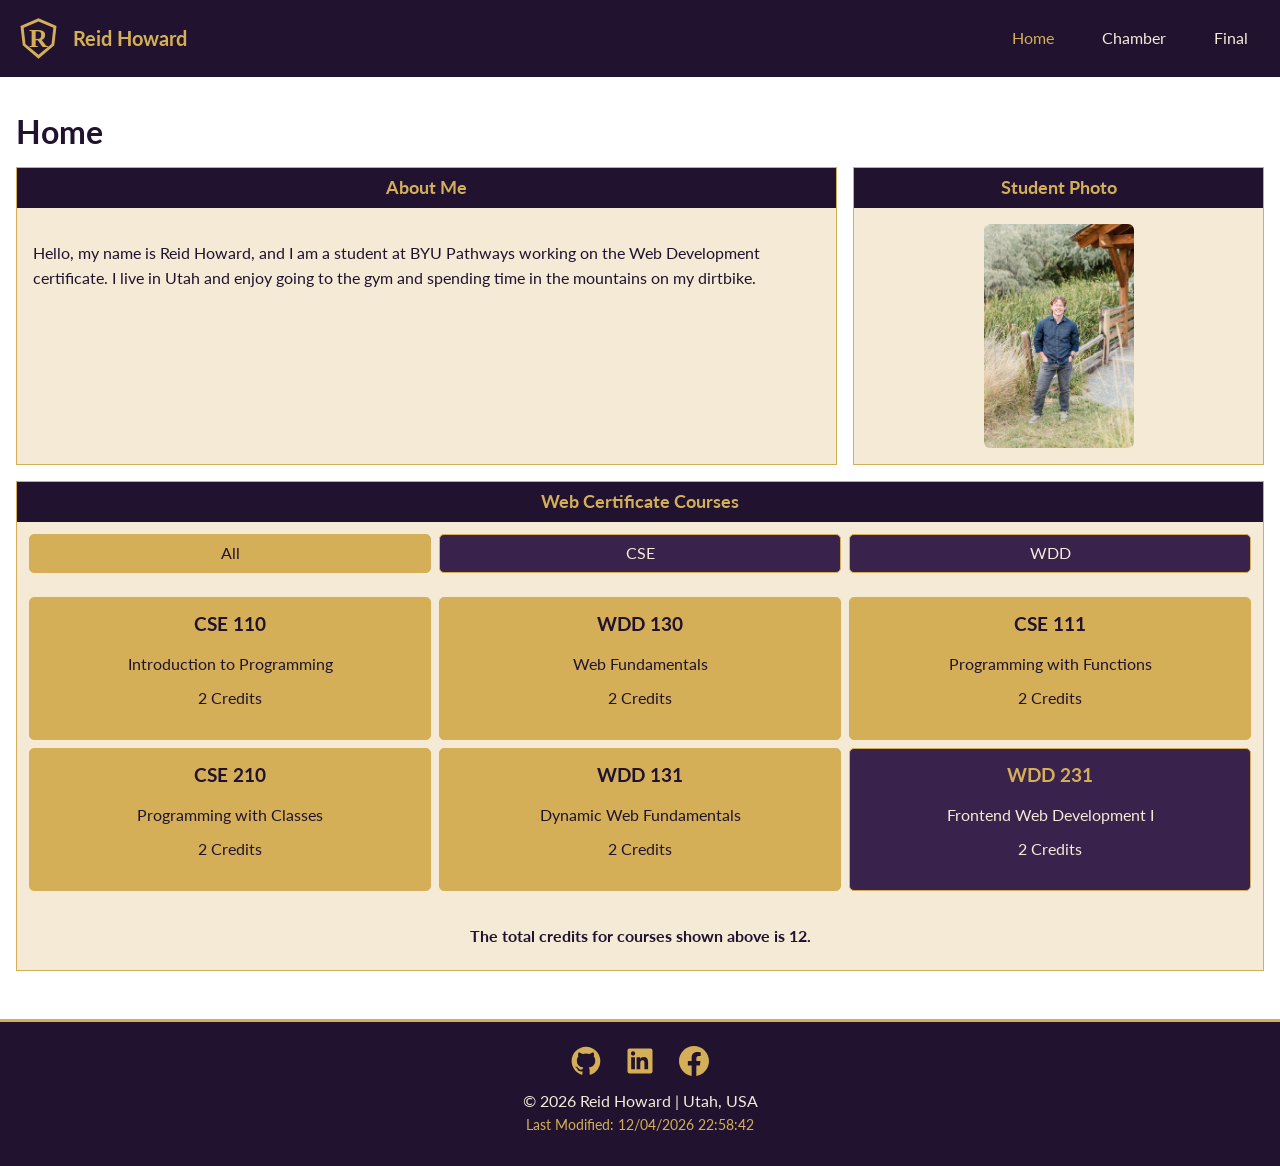
<file: index.html>
<!DOCTYPE html>
<html lang="en">
<head>
    <meta charset="UTF-8">
    <meta name="viewport" content="width=device-width, initial-scale=1.0">
    <title>WDD 231 Course Home Page</title>
    <meta name="author" content="Reid Howard">
    <meta name="description" content="This is the Index page for my github. This is week01's Course Home Page assignment.">

    <meta property="og:title" content="WDD 231 Home Page">
    <meta property="og:description" content="Discover the WDD 231 Home Page for Reid Howard and the work that he has done thus far in his BYU Pathways classes.">
    <meta property="og:image" content="https://reidah10.github.io/wdd231/images/og-image.png">
    <meta property="og:url" content="https://reidah10.github.io/wdd231/">

    <link rel="stylesheet" href="styles/normalize.css">
    <link rel="stylesheet" href="styles/base.css">
    <link rel="stylesheet" href="styles/larger.css">
    <link rel="icon" href="images/favicon.ico">

    <link rel="preconnect" href="https://fonts.googleapis.com">
    <link rel="preconnect" href="https://fonts.gstatic.com" crossorigin>
    <link href="https://fonts.googleapis.com/css2?family=Lato:ital,wght@0,100;0,300;0,400;0,700;0,900;1,100;1,300;1,400;1,700;1,900&display=swap" rel="stylesheet">

    <script src="scripts/navigation.js" defer></script>
    <script src="scripts/courses.js" defer></script>
    <script src="scripts/date.js" defer></script>
</head>
<body>
    <header>
        <div class="site-header">
            <a href="index.html" class="site-brand">
                <img src="images/logo.svg" alt="Site Logo">
                <span>Reid Howard</span>
            </a>

            <button id="menu-button" aria-label="Open Navigation" aria-expanded="false" aria-controls="nav-menu">☰</button>
        </div>

        <nav id="nav-menu" class="navigation">
            <a href="index.html" class="active" aria-current="page">Home</a>
            <a href="chamber/index.html">Chamber</a>
            <a href="final/index.html">Final</a>
        </nav>
    </header>
    <main>
        <h1>Home</h1>

        <div class="home-grid">

            <section class="about-me">
                <h2>About Me</h2>
                <p>
                    Hello, my name is Reid Howard, and I am a student at BYU Pathways working on the Web Development certificate. I live in Utah and enjoy going to the gym and spending time in the mountains on my dirtbike.
                </p>
            </section>
            <section class="student-photo">
                <h2>Student Photo</h2>
                <img src="images/profile.jpg" alt="Student portrait">
            </section>
        </div>
        <section class="certificate">
            <h2>Web Certificate Courses</h2>
            <div class="course-filters">
                <button class="active" data-filter="all">All</button>
                <button data-filter="cse">CSE</button>
                <button data-filter="wdd">WDD</button>
            </div>

            <div id="course-container" class="course-list">
                <!-- Course Cards -->
            </div>
            <p class="credit-total">
                The total credits for courses shown above is <span id="total-credits">0</span>.
            </p>
        </section>
    </main>
    <footer>
        <div class="social-links">
            <a href="https://reidah10.github.io/wdd231" target="_blank" rel="noopener noreferrer" aria-label="GitHub">
                <svg viewBox="0 0 24 24" aria-hidden="true">
                    <path fill="currentColor" d="M12 .5C5.65.5.5 5.65.5 12c0 5.08 3.29 9.39 7.86 10.91.58.11.79-.25.79-.56v-2.1c-3.2.7-3.87-1.36-3.87-1.36-.53-1.33-1.28-1.68-1.28-1.68-1.05-.72.08-.71.08-.71 1.16.08 1.77 1.19 1.77 1.19 1.03 1.77 2.7 1.26 3.36.96.1-.75.4-1.26.73-1.55-2.56-.29-5.26-1.28-5.26-5.7 0-1.26.45-2.29 1.19-3.1-.12-.29-.52-1.47.11-3.06 0 0 .97-.31 3.17 1.18a11 11 0 0 1 5.77 0c2.2-1.49 3.17-1.18 3.17-1.18.63 1.59.23 2.77.11 3.06.74.81 1.19 1.84 1.19 3.1 0 4.43-2.7 5.41-5.28 5.7.42.36.79 1.06.79 2.14v3.17c0 .31.21.68.8.56A11.5 11.5 0 0 0 23.5 12C23.5 5.65 18.35.5 12 .5Z"/>
                </svg>
            </a>

            <a href="www.linkedin.com" target="_blank" rel="noopener noreferrer" aria-label="LinkedIn">
                <svg viewBox="0 0 24 24" aria-hidden="true">
                    <path fill="currentColor" d="M20.45 2H3.55C2.69 2 2 2.68 2 3.52v16.96c0 .84.69 1.52 1.55 1.52h16.9c.86 0 1.55-.68 1.55-1.52V3.52c0-.84-.69-1.52-1.55-1.52ZM7.93 18.5H4.96V9h2.97v9.5ZM6.44 7.7a1.72 1.72 0 1 1 0-3.44 1.72 1.72 0 0 1 0 3.44Zm12.06 10.8h-2.97v-4.62c0-1.1-.02-2.51-1.53-2.51-1.53 0-1.76 1.2-1.76 2.43v4.7H9.27V9h2.85v1.3h.04c.4-.75 1.36-1.53 2.8-1.53 3 0 3.54 1.98 3.54 4.55v5.18Z"/>
                </svg>
            </a>
            <a href="www.facebook.com" target="_blank" rel="noopener noreferrer" aria-label="Facebook">
                <svg viewBox="0 0 24 24" aria-hidden="true">
                    <path fill="currentColor" d="M24 12.073C24 5.405 18.627 0 12 0S0 5.405 0 12.073C0 18.1 4.388 23.093 10.125 24v-8.437H7.078v-3.49h3.047V9.413c0-3.025 1.792-4.697 4.533-4.697 1.312 0 2.686.236 2.686.236v2.97h-1.513c-1.49 0-1.956.93-1.956 1.886v2.265h3.328l-.532 3.49h-2.796V24C19.612 23.093 24 18.1 24 12.073Z"/>
                </svg>
            </a>
        </div>
        <p>&copy; <span id="currentyear"></span> Reid Howard | Utah, USA</p>
        <p id="lastModified"></p>
    </footer>
</body>
</html>
</file>
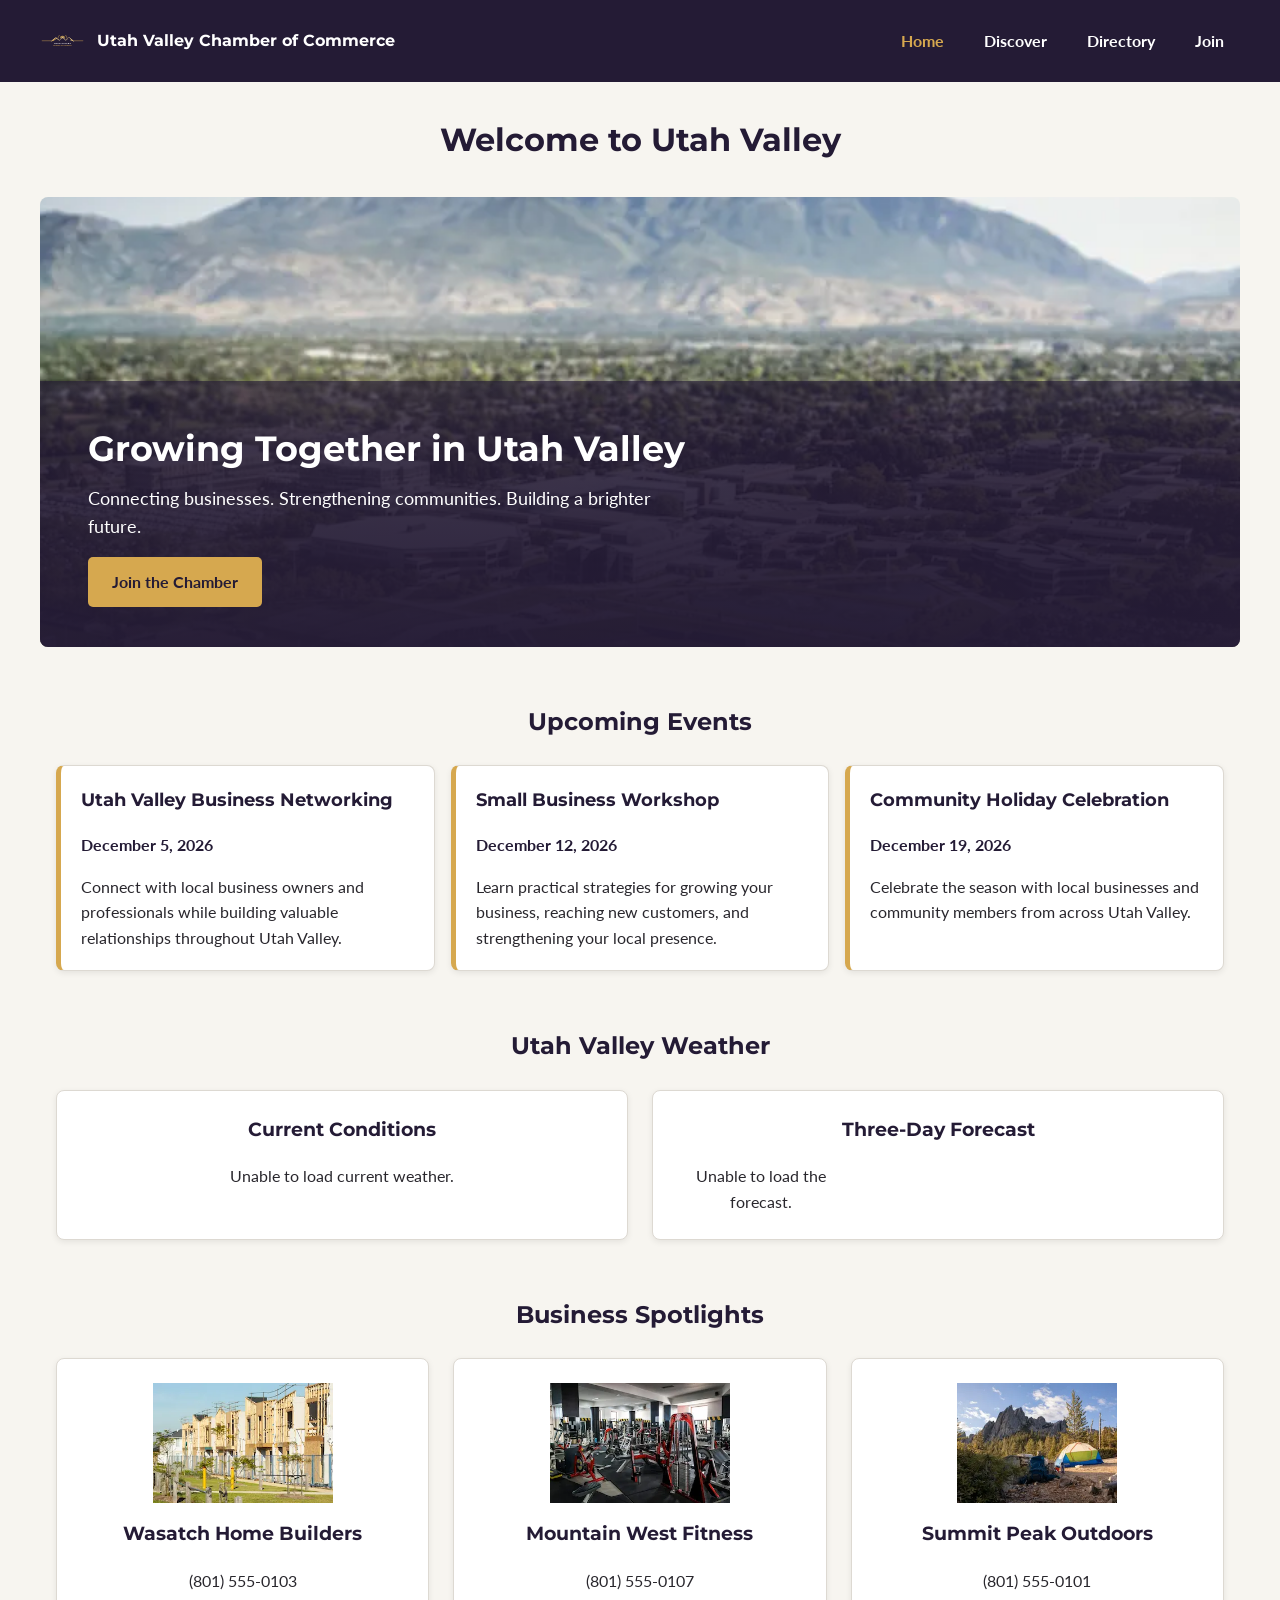
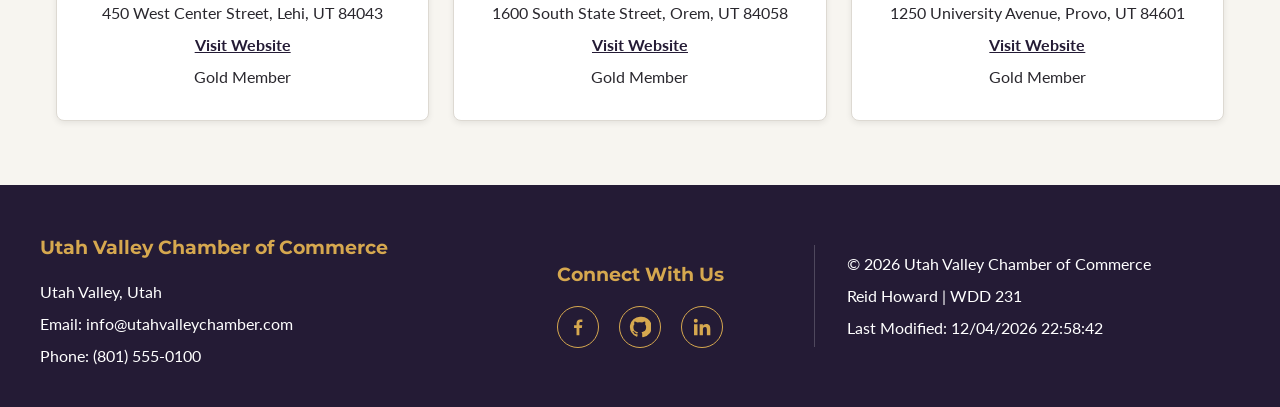
<file: chamber/index.html>
<!DOCTYPE html>
<html lang="en">
<head>
    <meta charset="UTF-8">
    <meta name="viewport" content="width=device-width, initial-scale=1.0">
    <meta name="description" content="Discover the local goings on of Utah Valley with the Utah Valley Chamber of Commerce. Find business, community events, and more.">
    <meta name="author" content="Reid Howard">
    <title>Utah Valley Chamber of Commerce Home</title>
    <meta property="og:title" content="Utah Valley Chamber of Commerce">
    <meta property="og:description" content="Get in contact with local business and communities throughout Utah Valley.">
    <meta property="og:image" content="https://reidah10.github.io/wdd231/chamber/images/og-image.png">
    <meta property="og:url" content="https://reidah10.github.io/wdd231/chamber/index.html">
    <meta property="og:type" content="website">
    <link rel="icon" href="images/favicon.ico">
    <link rel="preconnect" href="https://fonts.googleapis.com">
    <link rel="preconnect" href="https://fonts.gstatic.com" crossorigin>
    <link href="https://fonts.googleapis.com/css2?family=Lato:wght@400;700&family=Montserrat:wght@400;700&display=optional" rel="stylesheet">
    <link rel="stylesheet" href="styles/normalize.css">
    <link rel="stylesheet" href="styles/small.css">
    <link rel="stylesheet" href="styles/large.css">
    <script src="scripts/main.js" defer></script>
    <script src="scripts/home.js" defer></script>
    <script src="scripts/weather.js" defer></script>
</head>
<body>
    <header>
        <div class="header-container">
            <a href="index.html" class="logo">
                <img src="images/logo.svg" alt="Utah Valley Chamber of Commerce logo">
                <span>Utah Valley Chamber of Commerce</span>
            </a>

            <button id="menu-button" aria-label="Open navigation menu" aria-expanded="false">
                ☰
            </button>

            <nav id="navigation">
                <ul>
                    <li><a href="index.html" class="active">Home</a></li>
                    <li><a href="discover.html">Discover</a></li>
                    <li><a href="directory.html">Directory</a></li>
                    <li><a href="join.html">Join</a></li>
                </ul>
            </nav>
        </div>
    </header>
    
    <main>
        <h1>Welcome to Utah Valley</h1>

        <!-- Hero Section -->
        <section class="hero">
            <img
                src="images/utah-valley-hero.webp"
                alt="Beautiful view of Utah Valley and the Wasatch Mountains"
                width="1200"
                height="500"
                fetchpriority="high"
            >
            <div class="hero-content">
                <h2>Growing Together in Utah Valley</h2>
                <p>Connecting businesses. Strengthening communities. Building a brighter future.</p>
                <a href="join.html" class="cta-button">Join the Chamber</a>
            </div>
        </section>

        <!-- Current Events Section -->
        <section class="events-section">
            <h2>Upcoming Events</h2>

            <div class="events-container">
                <article class="event-card">
                    <h3>Utah Valley Business Networking</h3>
                    <p class="event-date">December 5, 2026</p>
                    <p>Connect with local business owners and professionals while building valuable relationships throughout Utah Valley.</p>
                </article>

                <article class="event-card">
                    <h3>Small Business Workshop</h3>
                    <p class="event-date">December 12, 2026</p>
                    <p>Learn practical strategies for growing your business, reaching new customers, and strengthening your local presence.</p>
                </article>

                <article class="event-card">
                    <h3>Community Holiday Celebration</h3>
                    <p class="event-date">December 19, 2026</p>
                    <p>Celebrate the season with local businesses and community members from across Utah Valley.</p>
                </article>
            </div>
        </section>

        <!-- Weather Section -->
        <section class="weather-section">
            <h2>Utah Valley Weather</h2>

            <div class="weather-container">
                <div class="current-weather">
                    <h3>Current Conditions</h3>
                    <div id="current-weather-info">
                        <p>Loading current weather...</p>
                    </div>
                </div>

                <div class="weather-forecast">
                    <h3>Three-Day Forecast</h3>
                    <div id="forecast-container">
                        <p>Loading forecast...</p>
                    </div>
                </div>
            </div>
        </section>

        <!-- Business Spotlights Section -->
        <section class="spotlights-section">
            <h2>Business Spotlights</h2>

            <div id="spotlights-container" class="spotlights-container">
                <p>Loading featured businesses...</p>
            </div>
        </section>
    </main>

    <footer>
        <div class="footer-container">
            <div class="footer-contact">
                <h2>Utah Valley Chamber of Commerce</h2>
                <p>Utah Valley, Utah</p>
                <p>Email: info@utahvalleychamber.com</p>
                <p>Phone: (801) 555-0100</p>
            </div>

            <div class="footer-social">
                <h2>Connect With Us</h2>

                <div class="social-icons">
                    <a href="https://www.facebook.com/" target="_blank" rel="noopener noreferrer" aria-label="Facebook">
                        <svg xmlns="http://www.w3.org/2000/svg" viewBox="0 0 24 24" aria-hidden="true">
                            <path fill="currentColor" d="M13.5 21v-8h2.7l.4-3h-3.1V8.1c0-.9.3-1.5 1.6-1.5h1.7V3.9c-.3 0-1.3-.1-2.4-.1-2.4 0-4 1.5-4 4.1V10H7.7v3h2.7v8h3.1z"/>
                        </svg>
                    </a>

                    <a href="https://github.com/" target="_blank" rel="noopener noreferrer" aria-label="GitHub">
                        <svg xmlns="http://www.w3.org/2000/svg" viewBox="0 0 24 24" aria-hidden="true">
                            <path fill="currentColor" d="M12 .9a11.1 11.1 0 0 0-3.5 21.6c.6.1.8-.3.8-.6v-2.1c-3.1.7-3.8-1.3-3.8-1.3-.5-1.2-1.2-1.5-1.2-1.5-1-.7.1-.7.1-.7 1.1.1 1.7 1.1 1.7 1.1 1 .1.8 2.1 3.1 1.6.1-.7.4-1.2.7-1.5-2.5-.3-5.1-1.2-5.1-5.5 0-1.2.4-2.2 1.1-3-.1-.3-.5-1.4.1-2.9 0 0 .9-.3 3 1.1a10.3 10.3 0 0 1 5.5 0c2.1-1.4 3-1.1 3-1.1.6 1.5.2 2.6.1 2.9.7.8 1.1 1.8 1.1 3 0 4.3-2.6 5.2-5.1 5.5.4.3.8 1 .8 2v3c0 .3.2.7.8.6A11.1 11.1 0 0 0 12 .9z"/>
                        </svg>
                    </a>

                    <a href="https://www.linkedin.com/" target="_blank" rel="noopener noreferrer" aria-label="LinkedIn">
                        <svg xmlns="http://www.w3.org/2000/svg" viewBox="0 0 24 24" aria-hidden="true">
                            <path fill="currentColor" d="M5.2 3a2.2 2.2 0 1 1 0 4.4 2.2 2.2 0 0 1 0-4.4zM3.3 9h3.8v12H3.3zM9.4 9H13v1.6h.1c.5-.9 1.7-1.9 3.5-1.9 3.8 0 4.5 2.5 4.5 5.7V21h-3.8v-5.9c0-1.4 0-3.2-2-3.2s-2.3 1.5-2.3 3.1V21H9.4z"/>
                        </svg>
                    </a>
                </div>
            </div>

            <div class="footer-info">
                <p>&copy; <span id="current-year"></span> Utah Valley Chamber of Commerce</p>
                <p>Reid Howard | WDD 231</p>
                <p>Last Modified: <span id="last-modified"></span></p>
            </div>
        </div>
    </footer>
</body>
</html>
</file>
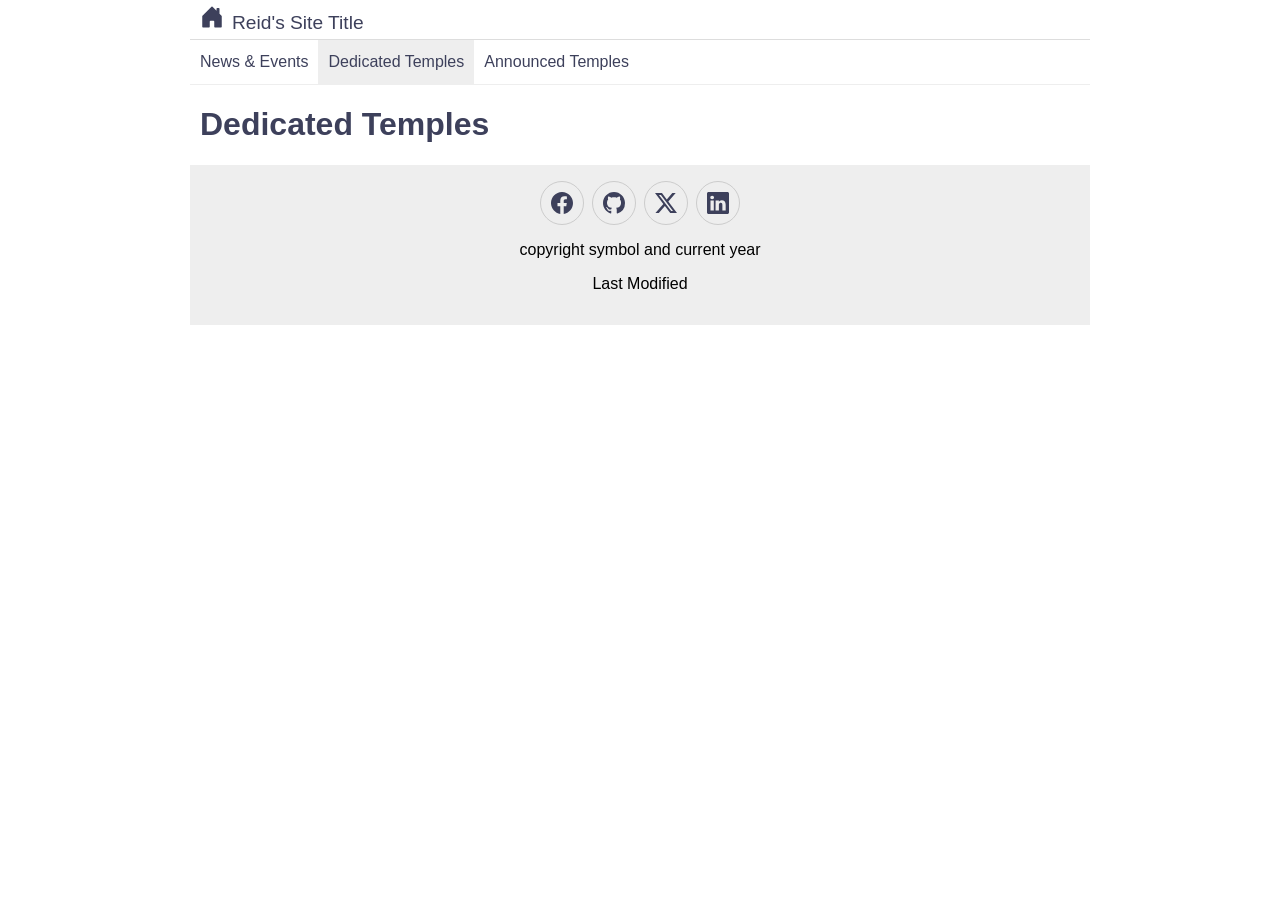
<file: week01/index.html>
<!DOCTYPE html>
<html lang="en">
<head>
    <meta charset="UTF-8">
    <meta name="viewport" content="width=device-width, initial-scale=1.0">
    <title>Document</title>

    <link rel="stylesheet" href="styles/normalize.css">
    <link rel="stylesheet" href="styles/base.css">
    <link rel="stylesheet" href="styles/larger.css">
</head>
<body>
    <header>
        <img src="images/house-door-fill.svg" alt="Site Logo" width="16" height="16">
        <span>Reid's Site Title</span>
        <button id="ham-btn" class="hamburger"></button>
    </header>
    <nav id="nav-bar" class="navigation">
        <ul>
            <li><a href="#">News & Events</a></li>
            <li class="current"><a href="#">Dedicated Temples</a></li>
            <li><a href="#">Announced Temples</a></li>
        </ul>
    </nav>
    <main>
        <h1>Dedicated Temples</h1>
    </main>
    <footer>
        <div class="social">
            <a hfref="" target="www.facebook.com"><img src="images/facebook.svg" alt="Facebook" width="16" height="16"></a>
            <a hfref="" target="www.github.com"><img src="images/github.svg" alt="" width="16" height="16"></a>
            <a hfref="" target="www.x.com"><img src="images/twitter-x.svg" alt="" width="16" height="16"></a>
            <a hfref="" target="www.linkedin.com"><img src="images/linkedin.svg" alt="" width="16" height="16"></a>
        </div>
        <p>copyright symbol and current year</p>
        <p>Last Modified</p>
    </footer>
    <script src="scripts/navigation.js"></script>
</body>
</html>
</file>
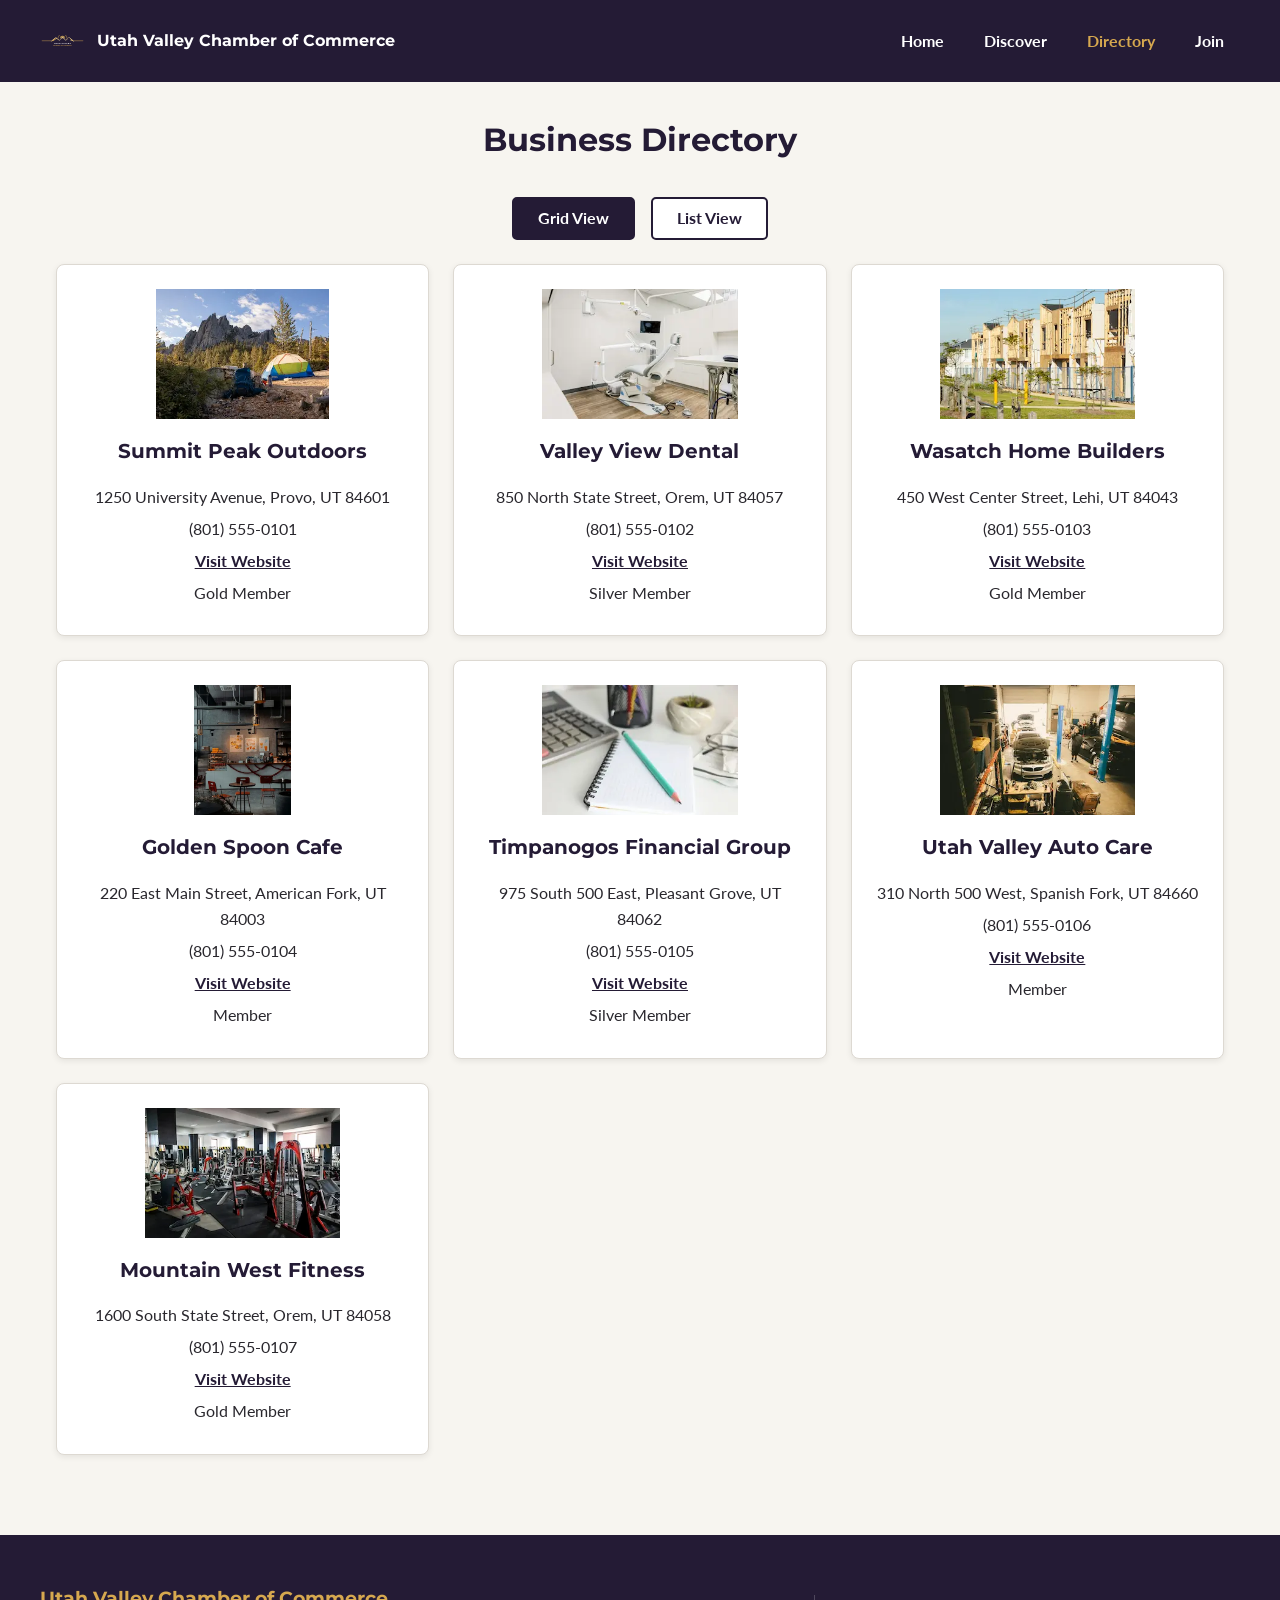
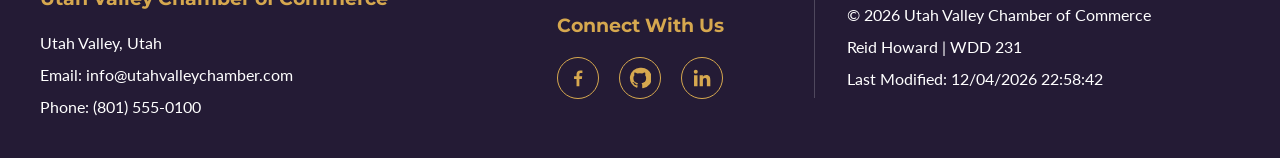
<file: chamber/directory.html>
<!DOCTYPE html>
<html lang="en">
<head>
    <meta charset="UTF-8">
    <meta name="viewport" content="width=device-width, initial-scale=1.0">
    <meta name="description" content="Discover the local goings on of Utah Valley with the Utah Valley Chamber of Commerce. Find business, community events, and more.">
    <meta name="author" content="Reid Howard">
    <title>Utah Valley Chamber of Commerce Directory</title>
    <meta property="og:title" content="Utah Valley Chamber of Commerce | Business Directory">
    <meta property="og:description" content="Get in contact with local business and communities throughout Utah Valley.">
    <meta property="og:image" content="https://reidah10.github.io/wdd231/chamber/images/og-image.png">
    <meta property="og:url" content="https://reidah10.github.io/wdd231/chamber/directory.html">
    <meta property="og:type" content="website">
    <link rel="icon" href="images/favicon.ico">
    <link rel="preconnect" href="https://fonts.googleapis.com">
    <link rel="preconnect" href="https://fonts.gstatic.com" crossorigin>
    <link href="https://fonts.googleapis.com/css2?family=Lato:wght@400;700&family=Montserrat:wght@400;700&display=optional" rel="stylesheet">
    <link rel="stylesheet" href="styles/normalize.css">
    <link rel="stylesheet" href="styles/small.css">
    <link rel="stylesheet" href="styles/large.css">
    <script src="scripts/main.js" defer></script>
</head>
<body>
    <header>
        <div class="header-container">
            <a href="index.html" class="logo">
                <img src="images/logo.svg" alt="Utah Valley Chamber of Commerce logo">
                <span>Utah Valley Chamber of Commerce</span>
            </a>

            <button id="menu-button" aria-label="Open navigation menu" aria-expanded="false">
                ☰
            </button>

            <nav id="navigation">
                <ul>
                    <li><a href="index.html">Home</a></li>
                    <li><a href="discover.html">Discover</a></li>
                    <li><a href="directory.html" class="active">Directory</a></li>
                    <li><a href="join.html">Join</a></li>
                </ul>
            </nav>
        </div>
    </header>

    <main>
        <h1>Business Directory</h1>

        <section class="directory-section">
            <div class="directory-controls">
                <button id="grid-view" class="view-button active" aria-label="Display businesses in grid view">
                    Grid View
                </button>

                <button id="list-view" class="view-button" aria-label="Display businesses in list view">
                    List View
                </button>
            </div>

            <div id="members-container" class="grid-view">
                <!-- Business listings here -->
                <div class="member-card skeleton-card" aria-hidden="true"></div>
                <div class="member-card skeleton-card" aria-hidden="true"></div>
                <div class="member-card skeleton-card" aria-hidden="true"></div>
                <div class="member-card skeleton-card" aria-hidden="true"></div>
                <div class="member-card skeleton-card" aria-hidden="true"></div>
                <div class="member-card skeleton-card" aria-hidden="true"></div>
                <div class="member-card skeleton-card" aria-hidden="true"></div>
            </div>
        </section>
    </main>

    <footer>
        <div class="footer-container">
            <div class="footer-contact">
                <h2>Utah Valley Chamber of Commerce</h2>
                <p>Utah Valley, Utah</p>
                <p>Email: info@utahvalleychamber.com</p>
                <p>Phone: (801) 555-0100</p>
            </div>

            <div class="footer-social">
                <h2>Connect With Us</h2>

                <div class="social-icons">
                    <a href="https://www.facebook.com/" target="_blank" rel="noopener noreferrer" aria-label="Facebook">
                        <svg xmlns="http://www.w3.org/2000/svg" viewBox="0 0 24 24" aria-hidden="true">
                            <path fill="currentColor" d="M13.5 21v-8h2.7l.4-3h-3.1V8.1c0-.9.3-1.5 1.6-1.5h1.7V3.9c-.3 0-1.3-.1-2.4-.1-2.4 0-4 1.5-4 4.1V10H7.7v3h2.7v8h3.1z"/>
                        </svg>
                    </a>

                    <a href="https://github.com/" target="_blank" rel="noopener noreferrer" aria-label="GitHub">
                        <svg xmlns="http://www.w3.org/2000/svg" viewBox="0 0 24 24" aria-hidden="true">
                            <path fill="currentColor" d="M12 .9a11.1 11.1 0 0 0-3.5 21.6c.6.1.8-.3.8-.6v-2.1c-3.1.7-3.8-1.3-3.8-1.3-.5-1.2-1.2-1.5-1.2-1.5-1-.7.1-.7.1-.7 1.1.1 1.7 1.1 1.7 1.1 1 .1.8 2.1 3.1 1.6.1-.7.4-1.2.7-1.5-2.5-.3-5.1-1.2-5.1-5.5 0-1.2.4-2.2 1.1-3-.1-.3-.5-1.4.1-2.9 0 0 .9-.3 3 1.1a10.3 10.3 0 0 1 5.5 0c2.1-1.4 3-1.1 3-1.1.6 1.5.2 2.6.1 2.9.7.8 1.1 1.8 1.1 3 0 4.3-2.6 5.2-5.1 5.5.4.3.8 1 .8 2v3c0 .3.2.7.8.6A11.1 11.1 0 0 0 12 .9z"/>
                        </svg>
                    </a>

                    <a href="https://www.linkedin.com/" target="_blank" rel="noopener noreferrer" aria-label="LinkedIn">
                        <svg xmlns="http://www.w3.org/2000/svg" viewBox="0 0 24 24" aria-hidden="true">
                            <path fill="currentColor" d="M5.2 3a2.2 2.2 0 1 1 0 4.4 2.2 2.2 0 0 1 0-4.4zM3.3 9h3.8v12H3.3zM9.4 9H13v1.6h.1c.5-.9 1.7-1.9 3.5-1.9 3.8 0 4.5 2.5 4.5 5.7V21h-3.8v-5.9c0-1.4 0-3.2-2-3.2s-2.3 1.5-2.3 3.1V21H9.4z"/>
                        </svg>
                    </a>
                </div>
            </div>

            <div class="footer-info">
                <p>&copy; <span id="current-year"></span> Utah Valley Chamber of Commerce</p>
                <p>Reid Howard | WDD 231</p>
                <p>Last Modified: <span id="last-modified"></span></p>
            </div>
        </div>
    </footer>
</body>
</html>
</file>
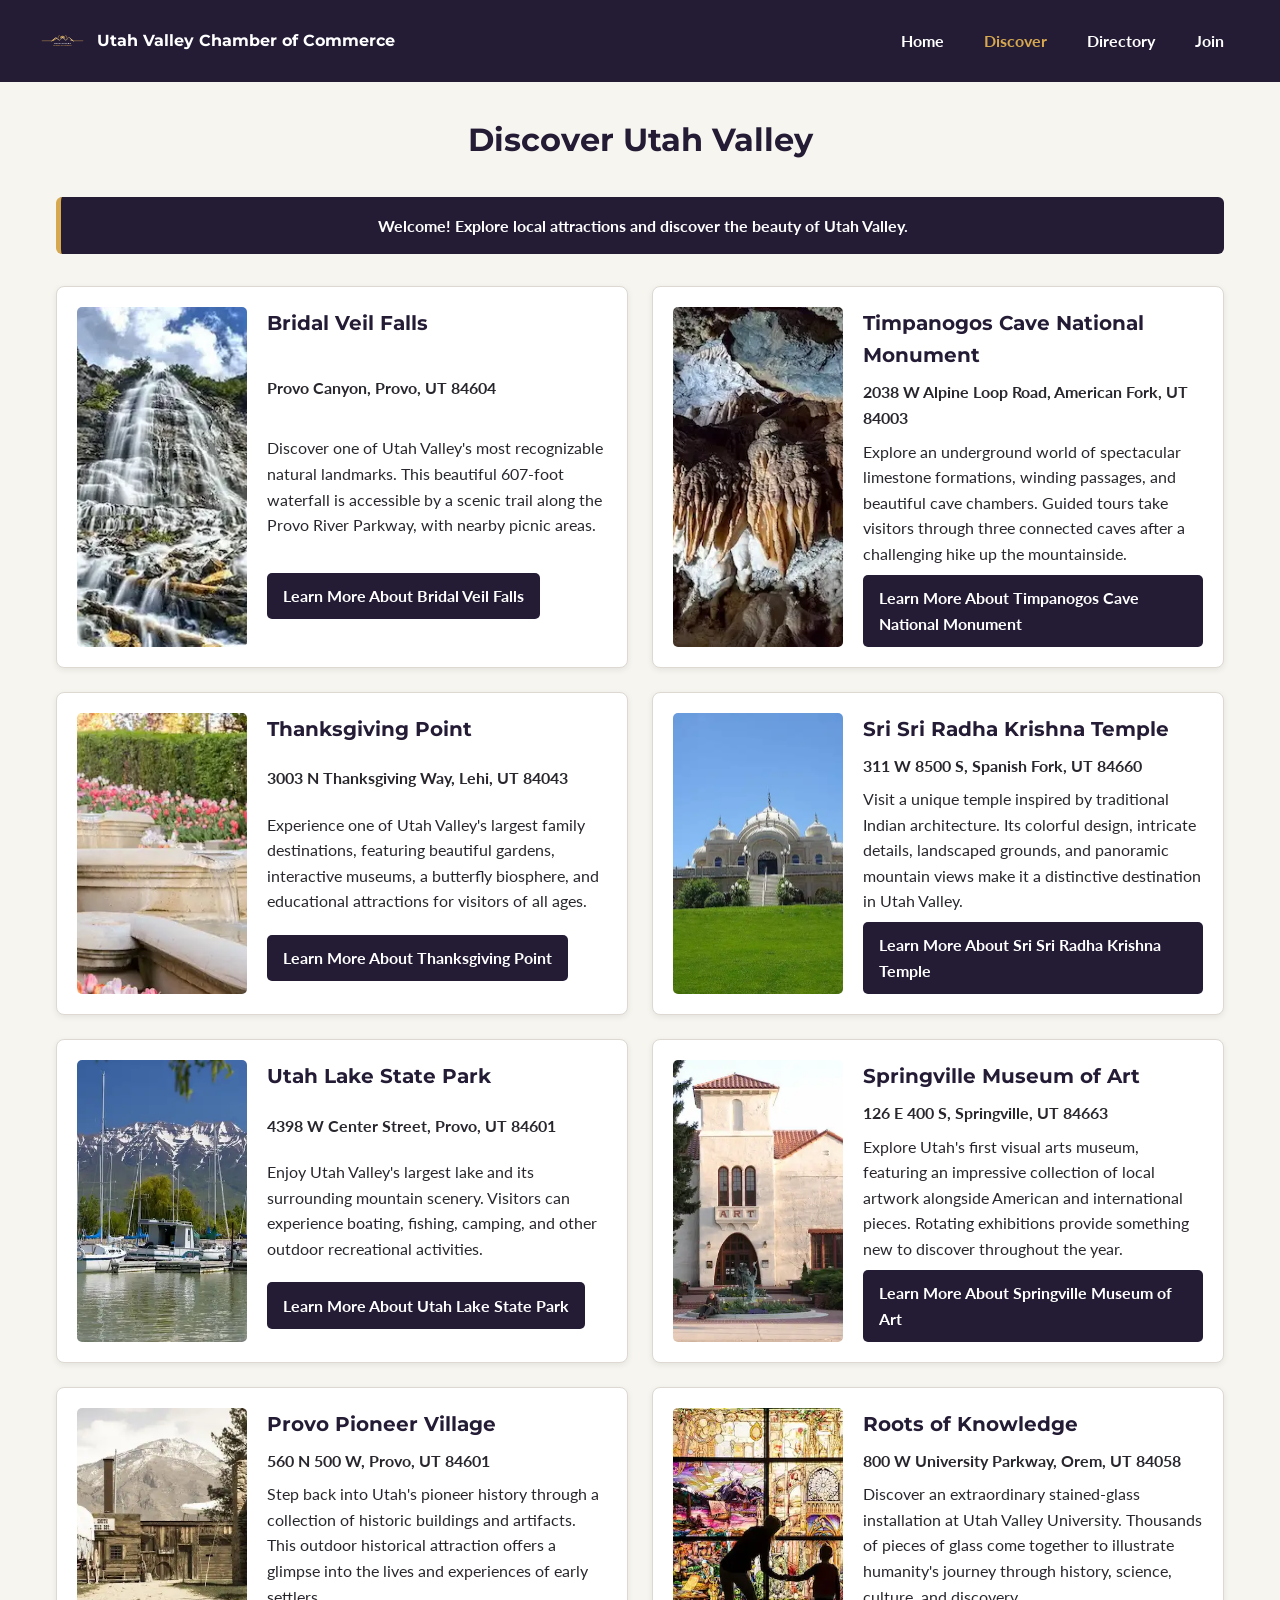
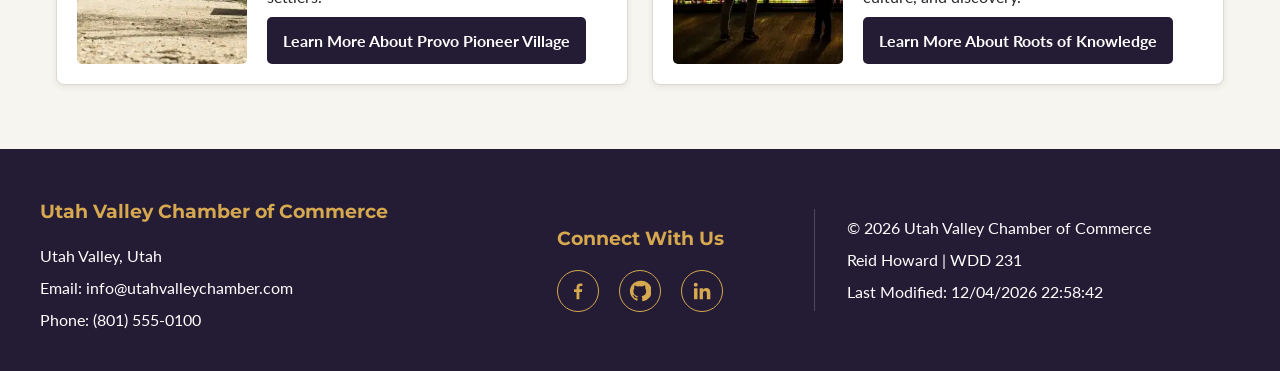
<file: chamber/discover.html>
<!DOCTYPE html>
<html lang="en">
<head>
    <meta charset="UTF-8">
    <meta name="viewport" content="width=device-width, initial-scale=1.0">
    <meta name="description" content="Discover the local goings on of Utah Valley with the Utah Valley Chamber of Commerce. Find business, community events, and more.">
    <meta name="author" content="Reid Howard">
    <title>Utah Valley Chamber of Commerce Discover</title>
    <meta property="og:title" content="Utah Valley Chamber of Commerce | Discover">
    <meta property="og:description" content="Get in contact with local business and communities throughout Utah Valley.">
    <meta property="og:image" content="https://reidah10.github.io/wdd231/chamber/images/og-image.png">
    <meta property="og:url" content="https://reidah10.github.io/wdd231/chamber/discover.html">
    <meta property="og:type" content="website">
    <link rel="icon" href="images/favicon.ico">
    <link rel="preconnect" href="https://fonts.googleapis.com">
    <link rel="preconnect" href="https://fonts.gstatic.com" crossorigin>
    <link href="https://fonts.googleapis.com/css2?family=Lato:wght@400;700&family=Montserrat:wght@400;700&display=optional" rel="stylesheet">
    <link rel="stylesheet" href="styles/normalize.css">
    <link rel="stylesheet" href="styles/small.css">
    <link rel="stylesheet" href="styles/medium.css">
    <link rel="stylesheet" href="styles/large.css">
    <script src="scripts/main.js" defer></script>
    <script src="scripts/discover.mjs" type="module"></script>
</head>
<body>
    <header>
        <div class="header-container">
            <a href="index.html" class="logo">
                <img src="images/logo.svg" alt="Utah Valley Chamber of Commerce logo">
                <span>Utah Valley Chamber of Commerce</span>
            </a>

            <button id="menu-button" aria-label="Open navigation menu" aria-expanded="false">
                ☰
            </button>

            <nav id="navigation">
                <ul>
                    <li><a href="index.html">Home</a></li>
                    <li><a href="discover.html" class="active">Discover</a></li>
                    <li><a href="directory.html">Directory</a></li>
                    <li><a href="join.html">Join</a></li>
                </ul>
            </nav>
        </div>
    </header>

    <main>
        <h1>Discover Utah Valley</h1>

        <section class="discover-section">
            <div id="visit-message" aria-live="polite"></div>

            <div id="discover-grid">
                <!-- Discover cards -->
            </div>
        </section>
    </main>

    <footer>
        <div class="footer-container">
            <div class="footer-contact">
                <h2>Utah Valley Chamber of Commerce</h2>
                <p>Utah Valley, Utah</p>
                <p>Email: info@utahvalleychamber.com</p>
                <p>Phone: (801) 555-0100</p>
            </div>

            <div class="footer-social">
                <h2>Connect With Us</h2>

                <div class="social-icons">
                    <a href="https://www.facebook.com/" target="_blank" rel="noopener noreferrer" aria-label="Facebook">
                        <svg xmlns="http://www.w3.org/2000/svg" viewBox="0 0 24 24" aria-hidden="true">
                            <path fill="currentColor" d="M13.5 21v-8h2.7l.4-3h-3.1V8.1c0-.9.3-1.5 1.6-1.5h1.7V3.9c-.3 0-1.3-.1-2.4-.1-2.4 0-4 1.5-4 4.1V10H7.7v3h2.7v8h3.1z"/>
                        </svg>
                    </a>

                    <a href="https://github.com/" target="_blank" rel="noopener noreferrer" aria-label="GitHub">
                        <svg xmlns="http://www.w3.org/2000/svg" viewBox="0 0 24 24" aria-hidden="true">
                            <path fill="currentColor" d="M12 .9a11.1 11.1 0 0 0-3.5 21.6c.6.1.8-.3.8-.6v-2.1c-3.1.7-3.8-1.3-3.8-1.3-.5-1.2-1.2-1.5-1.2-1.5-1-.7.1-.7.1-.7 1.1.1 1.7 1.1 1.7 1.1 1 .1.8 2.1 3.1 1.6.1-.7.4-1.2.7-1.5-2.5-.3-5.1-1.2-5.1-5.5 0-1.2.4-2.2 1.1-3-.1-.3-.5-1.4.1-2.9 0 0 .9-.3 3 1.1a10.3 10.3 0 0 1 5.5 0c2.1-1.4 3-1.1 3-1.1.6 1.5.2 2.6.1 2.9.7.8 1.1 1.8 1.1 3 0 4.3-2.6 5.2-5.1 5.5.4.3.8 1 .8 2v3c0 .3.2.7.8.6A11.1 11.1 0 0 0 12 .9z"/>
                        </svg>
                    </a>

                    <a href="https://www.linkedin.com/" target="_blank" rel="noopener noreferrer" aria-label="LinkedIn">
                        <svg xmlns="http://www.w3.org/2000/svg" viewBox="0 0 24 24" aria-hidden="true">
                            <path fill="currentColor" d="M5.2 3a2.2 2.2 0 1 1 0 4.4 2.2 2.2 0 0 1 0-4.4zM3.3 9h3.8v12H3.3zM9.4 9H13v1.6h.1c.5-.9 1.7-1.9 3.5-1.9 3.8 0 4.5 2.5 4.5 5.7V21h-3.8v-5.9c0-1.4 0-3.2-2-3.2s-2.3 1.5-2.3 3.1V21H9.4z"/>
                        </svg>
                    </a>
                </div>
            </div>

            <div class="footer-info">
                <p>&copy; <span id="current-year"></span> Utah Valley Chamber of Commerce</p>
                <p>Reid Howard | WDD 231</p>
                <p>Last Modified: <span id="last-modified"></span></p>
            </div>
        </div>
    </footer>
</body>
</html>
</file>
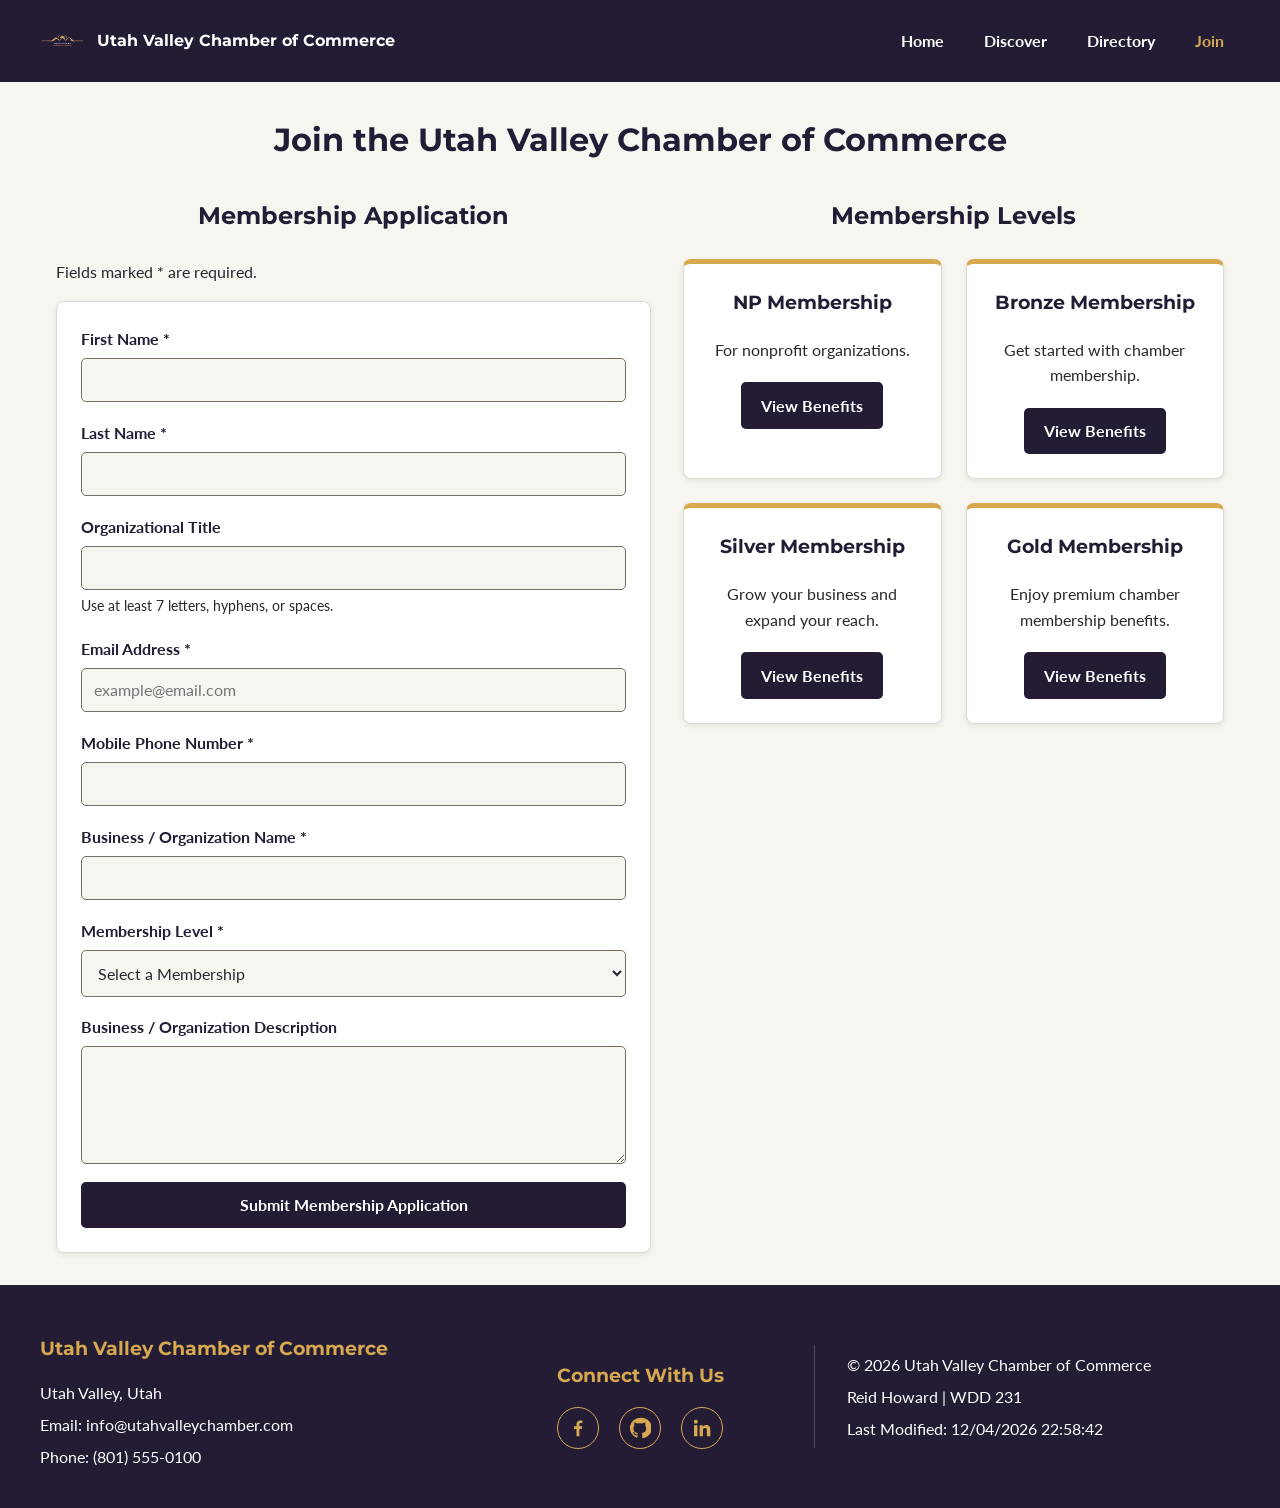
<file: chamber/join.html>
<!DOCTYPE html>
<html lang="en">
<head>
    <meta charset="UTF-8">
    <meta name="viewport" content="width=device-width, initial-scale=1.0">
    <meta name="description" content="Want to become a member of the Utah Valley Chamber of Commerce? Fill out our membership application form!">
    <meta name="author" content="Reid Howard">
    <title>Utah Valley Chamber of Commerce Join Page</title>
    <meta property="og:title" content="Utah Valley Chamber of Commerce | Join the Chamber">
    <meta property="og:description" content="Explore membership levels and apply to join the Utah Valley Chamber of Commerce.">
    <meta property="og:image" content="https://reidah10.github.io/wdd231/chamber/images/og-image.png">
    <meta property="og:url" content="https://reidah10.github.io/wdd231/chamber/join.html">
    <meta property="og:type" content="website">
    <link rel="icon" href="images/favicon.ico">
    <link rel="preconnect" href="https://fonts.googleapis.com">
    <link rel="preconnect" href="https://fonts.gstatic.com" crossorigin>
    <link href="https://fonts.googleapis.com/css2?family=Lato:wght@400;700&family=Montserrat:wght@400;700&display=optional" rel="stylesheet">
    <link rel="stylesheet" href="styles/normalize.css">
    <link rel="stylesheet" href="styles/small.css">
    <link rel="stylesheet" href="styles/large.css">
    <script src="scripts/main.js" defer></script>
</head>
<body>
    <header>
        <div class="header-container">
            <a href="index.html" class="logo">
                <img src="images/logo.svg" alt="Utah Valley Chamber of Commerce logo">
                <span>Utah Valley Chamber of Commerce</span>
            </a>

            <button id="menu-button" aria-label="Open navigation menu" aria-expanded="false">
                ☰
            </button>

            <nav id="navigation">
                <ul>
                    <li><a href="index.html">Home</a></li>
                    <li><a href="discover.html">Discover</a></li>
                    <li><a href="directory.html">Directory</a></li>
                    <li><a href="join.html" class="active">Join</a></li>
                </ul>
            </nav>
        </div>
    </header>

    <main>
        <h1>Join the Utah Valley Chamber of Commerce</h1>

        <div class="join-container">

            <section class="form-section">
                <h2>Membership Application</h2>
                    <p class="form-note">Fields marked * are required.</p>
                <form method="get" action="thankyou.html">
                
                    <label for="first-name">
                        First Name *
                        <input
                            type="text"
                            id="first-name"
                            name="first-name"
                            title="Enter your first name"
                            autocomplete="given-name"
                            required
                        >
                    </label>
                
                    <label for="last-name">
                        Last Name *
                        <input
                            type="text"
                            id="last-name"
                            name="last-name"
                            title="Enter your last name"
                            autocomplete="family-name"
                            required
                        >
                    </label>
                
                    <label for="organization-title">
                        Organizational Title
                        <input
                            type="text"
                            id="organization-title"
                            name="organization-title"
                            title="Enter your title within your organization. Use at least seven letters, hyphens, or spaces."
                            autocomplete="organization-title"
                            pattern="[A-Za-z \-]{7,}"
                        >
                        <small class="field-hint">
                            Use at least 7 letters, hyphens, or spaces.
                        </small>
                    </label>
                
                    <label for="email">
                        Email Address *
                        <input
                            type="email"
                            id="email"
                            name="email"
                            title="Enter your email address"
                            autocomplete="email"
                            placeholder="example@email.com"
                            required
                        >
                    </label>
                
                    <label for="phone">
                        Mobile Phone Number *
                        <input
                            type="tel"
                            id="phone"
                            name="phone"
                            title="Enter your mobile phone number"
                            autocomplete="tel"
                            required
                        >
                    </label>
                
                    <label for="organization">
                        Business / Organization Name *
                        <input
                            type="text"
                            id="organization"
                            name="organization"
                            title="Enter your business or organization name"
                            autocomplete="organization"
                            required
                        >
                    </label>
                
                    <label for="membership">
                        Membership Level *
                        <select
                            id="membership"
                            name="membership"
                            title="Select your desired membership level"
                            required
                        >
                            <option value="" disabled selected>Select a Membership</option>
                            <option value="np">NP Membership</option>
                            <option value="bronze">Bronze Membership</option>
                            <option value="silver">Silver Membership</option>
                            <option value="gold">Gold Membership</option>
                        </select>
                    </label>
                
                    <label for="description">
                        Business / Organization Description
                        <textarea
                            id="description"
                            name="description"
                            title="Describe your business or organization"
                            rows="5"
                        ></textarea>
                    </label>
                
                    <input
                        type="hidden"
                        id="timestamp"
                        name="timestamp"
                    >
                    <input type="submit" value="Submit Membership Application">               
                </form>
            </section>

            <section class="membership-section">
                <h2>Membership Levels</h2>

                <div class="membership-cards">
                
                    <article class="membership-card">
                        <h3>NP Membership</h3>
                        <p>For nonprofit organizations.</p>
                        <a href="#np-modal" class="membership-link" data-modal="np-modal">View Benefits</a>
                    </article>
                
                    <article class="membership-card">
                        <h3>Bronze Membership</h3>
                        <p>Get started with chamber membership.</p>
                        <a href="#bronze-modal" class="membership-link" data-modal="bronze-modal">View Benefits</a>
                    </article>
                
                    <article class="membership-card">
                        <h3>Silver Membership</h3>
                        <p>Grow your business and expand your reach.</p>
                        <a href="#silver-modal" class="membership-link" data-modal="silver-modal">View Benefits</a>
                    </article>
                
                    <article class="membership-card">
                        <h3>Gold Membership</h3>
                        <p>Enjoy premium chamber membership benefits.</p>
                        <a href="#gold-modal" class="membership-link" data-modal="gold-modal">View Benefits</a>
                    </article>
                
                </div>

                <dialog id="np-modal">
                    <h2>NP Membership Benefits</h2>
                    <ul>
                        <li>Free membership for nonprofit organizations.</li>
                        <li>Access to chamber networking events.</li>
                        <li>Community event participation.</li>
                        <li>Access to business resources and training.</li>
                    </ul>
                    <button type="button" class="close-modal">Close</button>
                </dialog>

                <dialog id="bronze-modal">
                    <h2>Bronze Membership Benefits</h2>
                    <ul>
                        <li>All standard chamber networking opportunities.</li>
                        <li>Access to business training workshops.</li>
                        <li>Discounts on selected chamber events.</li>
                        <li>Business directory listing.</li>
                    </ul>
                    <button type="button" class="close-modal">Close</button>
                </dialog>

                <dialog id="silver-modal">
                    <h2>Silver Membership Benefits</h2>
                    <ul>
                        <li>All Bronze membership benefits.</li>
                        <li>Additional event discounts.</li>
                        <li>Business spotlight opportunities.</li>
                        <li>Priority access to selected networking events.</li>
                    </ul>
                    <button type="button" class="close-modal">Close</button>
                </dialog>

                <dialog id="gold-modal">
                    <h2>Gold Membership Benefits</h2>
                    <ul>
                        <li>All Silver membership benefits.</li>
                        <li>Premium business advertising opportunities.</li>
                        <li>Homepage business spotlight placement.</li>
                        <li>Exclusive networking opportunities.</li>
                        <li>Priority sponsorship opportunities.</li>
                    </ul>
                    <button type="button" class="close-modal">Close</button>
                </dialog>
            </section>
        </div>
    </main>

    <footer>
        <div class="footer-container">
            <div class="footer-contact">
                <h2>Utah Valley Chamber of Commerce</h2>
                <p>Utah Valley, Utah</p>
                <p>Email: info@utahvalleychamber.com</p>
                <p>Phone: (801) 555-0100</p>
            </div>

            <div class="footer-social">
                <h2>Connect With Us</h2>

                <div class="social-icons">
                    <a href="https://www.facebook.com/" target="_blank" rel="noopener noreferrer" aria-label="Facebook">
                        <svg xmlns="http://www.w3.org/2000/svg" viewBox="0 0 24 24" aria-hidden="true">
                            <path fill="currentColor" d="M13.5 21v-8h2.7l.4-3h-3.1V8.1c0-.9.3-1.5 1.6-1.5h1.7V3.9c-.3 0-1.3-.1-2.4-.1-2.4 0-4 1.5-4 4.1V10H7.7v3h2.7v8h3.1z"/>
                        </svg>
                    </a>

                    <a href="https://github.com/" target="_blank" rel="noopener noreferrer" aria-label="GitHub">
                        <svg xmlns="http://www.w3.org/2000/svg" viewBox="0 0 24 24" aria-hidden="true">
                            <path fill="currentColor" d="M12 .9a11.1 11.1 0 0 0-3.5 21.6c.6.1.8-.3.8-.6v-2.1c-3.1.7-3.8-1.3-3.8-1.3-.5-1.2-1.2-1.5-1.2-1.5-1-.7.1-.7.1-.7 1.1.1 1.7 1.1 1.7 1.1 1 .1.8 2.1 3.1 1.6.1-.7.4-1.2.7-1.5-2.5-.3-5.1-1.2-5.1-5.5 0-1.2.4-2.2 1.1-3-.1-.3-.5-1.4.1-2.9 0 0 .9-.3 3 1.1a10.3 10.3 0 0 1 5.5 0c2.1-1.4 3-1.1 3-1.1.6 1.5.2 2.6.1 2.9.7.8 1.1 1.8 1.1 3 0 4.3-2.6 5.2-5.1 5.5.4.3.8 1 .8 2v3c0 .3.2.7.8.6A11.1 11.1 0 0 0 12 .9z"/>
                        </svg>
                    </a>

                    <a href="https://www.linkedin.com/" target="_blank" rel="noopener noreferrer" aria-label="LinkedIn">
                        <svg xmlns="http://www.w3.org/2000/svg" viewBox="0 0 24 24" aria-hidden="true">
                            <path fill="currentColor" d="M5.2 3a2.2 2.2 0 1 1 0 4.4 2.2 2.2 0 0 1 0-4.4zM3.3 9h3.8v12H3.3zM9.4 9H13v1.6h.1c.5-.9 1.7-1.9 3.5-1.9 3.8 0 4.5 2.5 4.5 5.7V21h-3.8v-5.9c0-1.4 0-3.2-2-3.2s-2.3 1.5-2.3 3.1V21H9.4z"/>
                        </svg>
                    </a>
                </div>
            </div>

            <div class="footer-info">
                <p>&copy; <span id="current-year"></span> Utah Valley Chamber of Commerce</p>
                <p>Reid Howard | WDD 231</p>
                <p>Last Modified: <span id="last-modified"></span></p>
            </div>
        </div>
    </footer>
</body>
</html>
</file>
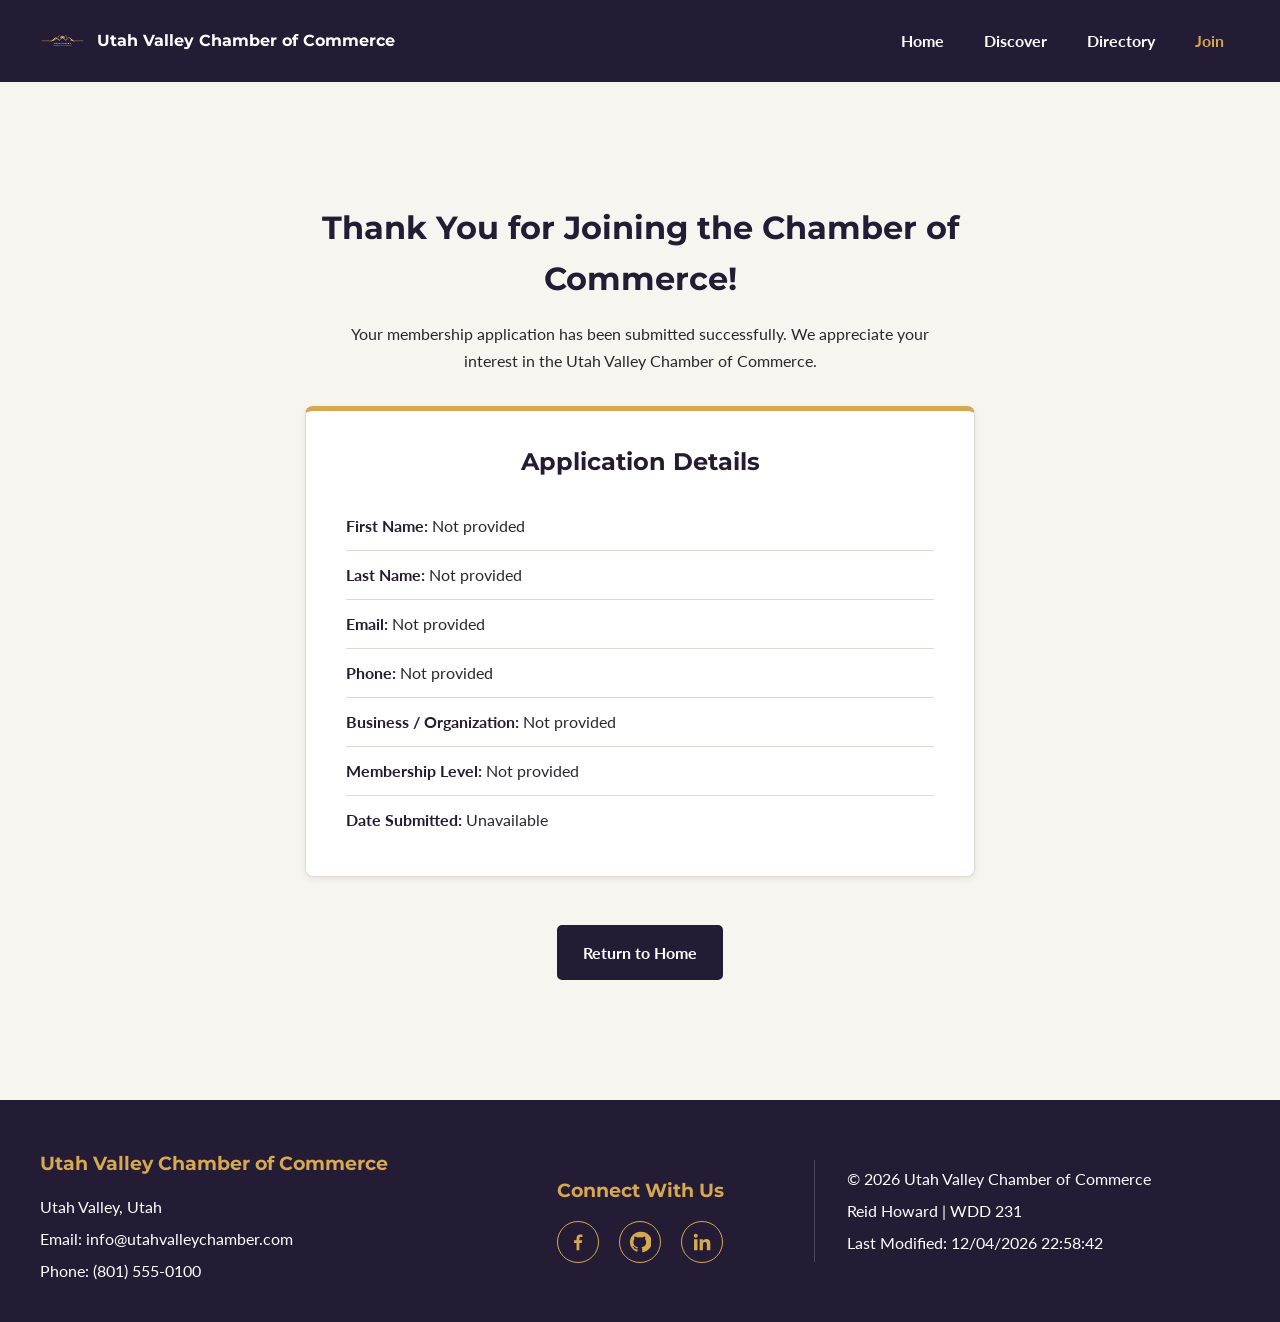
<file: chamber/thankyou.html>
<!DOCTYPE html>
<html lang="en">
<head>
    <meta charset="UTF-8">
    <meta name="viewport" content="width=device-width, initial-scale=1.0">
    <meta name="description" content="Thank you for submitting your membership application to the Utah Valley Chamber of Commerce.">
    <meta name="author" content="Reid Howard">
    <title>Utah Valley Chamber of Commerce Sign Up Thank You</title>
    <meta property="og:title" content="Utah Valley Chamber of Commerce | Thank You">
    <meta property="og:description" content="Thank you for joining the Utah Valley Chamber of Commerce!">
    <meta property="og:image" content="https://reidah10.github.io/wdd231/chamber/images/og-image.png">
    <meta property="og:url" content="https://reidah10.github.io/wdd231/chamber/thankyou.html">
    <meta property="og:type" content="website">
    <link rel="icon" href="images/favicon.ico">
    <link rel="preconnect" href="https://fonts.googleapis.com">
    <link rel="preconnect" href="https://fonts.gstatic.com" crossorigin>
    <link href="https://fonts.googleapis.com/css2?family=Lato:wght@400;700&family=Montserrat:wght@400;700&display=optional" rel="stylesheet">
    <link rel="stylesheet" href="styles/normalize.css">
    <link rel="stylesheet" href="styles/small.css">
    <link rel="stylesheet" href="styles/large.css">
    <script src="scripts/main.js" defer></script>
</head>
<body>
    <header>
        <div class="header-container">
            <a href="index.html" class="logo">
                <img src="images/logo.svg" alt="Utah Valley Chamber of Commerce logo">
                <span>Utah Valley Chamber of Commerce</span>
            </a>

            <button id="menu-button" aria-label="Open navigation menu" aria-expanded="false">
                ☰
            </button>

            <nav id="navigation">
                <ul>
                    <li><a href="index.html">Home</a></li>
                    <li><a href="discover.html">Discover</a></li>
                    <li><a href="directory.html">Directory</a></li>
                    <li><a href="join.html" class="active">Join</a></li>
                </ul>
            </nav>
        </div>
    </header>

    <main>
        <section class="thankyou-container">
            <h1>Thank You for Joining the Chamber of Commerce!</h1>

            <p class="thankyou-message">
                Your membership application has been submitted successfully.
                We appreciate your interest in the Utah Valley Chamber of Commerce.
            </p>

            <section class="application-details">
                <h2>Application Details</h2>
                <div id="submission-details"></div>
            </section>

            <a href="index.html" class="return-home">Return to Home</a>
        </section>
    </main>

    <footer>
        <div class="footer-container">
            <div class="footer-contact">
                <h2>Utah Valley Chamber of Commerce</h2>
                <p>Utah Valley, Utah</p>
                <p>Email: info@utahvalleychamber.com</p>
                <p>Phone: (801) 555-0100</p>
            </div>

            <div class="footer-social">
                <h2>Connect With Us</h2>

                <div class="social-icons">
                    <a href="https://www.facebook.com/" target="_blank" rel="noopener noreferrer" aria-label="Facebook">
                        <svg xmlns="http://www.w3.org/2000/svg" viewBox="0 0 24 24" aria-hidden="true">
                            <path fill="currentColor" d="M13.5 21v-8h2.7l.4-3h-3.1V8.1c0-.9.3-1.5 1.6-1.5h1.7V3.9c-.3 0-1.3-.1-2.4-.1-2.4 0-4 1.5-4 4.1V10H7.7v3h2.7v8h3.1z"/>
                        </svg>
                    </a>

                    <a href="https://github.com/" target="_blank" rel="noopener noreferrer" aria-label="GitHub">
                        <svg xmlns="http://www.w3.org/2000/svg" viewBox="0 0 24 24" aria-hidden="true">
                            <path fill="currentColor" d="M12 .9a11.1 11.1 0 0 0-3.5 21.6c.6.1.8-.3.8-.6v-2.1c-3.1.7-3.8-1.3-3.8-1.3-.5-1.2-1.2-1.5-1.2-1.5-1-.7.1-.7.1-.7 1.1.1 1.7 1.1 1.7 1.1 1 .1.8 2.1 3.1 1.6.1-.7.4-1.2.7-1.5-2.5-.3-5.1-1.2-5.1-5.5 0-1.2.4-2.2 1.1-3-.1-.3-.5-1.4.1-2.9 0 0 .9-.3 3 1.1a10.3 10.3 0 0 1 5.5 0c2.1-1.4 3-1.1 3-1.1.6 1.5.2 2.6.1 2.9.7.8 1.1 1.8 1.1 3 0 4.3-2.6 5.2-5.1 5.5.4.3.8 1 .8 2v3c0 .3.2.7.8.6A11.1 11.1 0 0 0 12 .9z"/>
                        </svg>
                    </a>

                    <a href="https://www.linkedin.com/" target="_blank" rel="noopener noreferrer" aria-label="LinkedIn">
                        <svg xmlns="http://www.w3.org/2000/svg" viewBox="0 0 24 24" aria-hidden="true">
                            <path fill="currentColor" d="M5.2 3a2.2 2.2 0 1 1 0 4.4 2.2 2.2 0 0 1 0-4.4zM3.3 9h3.8v12H3.3zM9.4 9H13v1.6h.1c.5-.9 1.7-1.9 3.5-1.9 3.8 0 4.5 2.5 4.5 5.7V21h-3.8v-5.9c0-1.4 0-3.2-2-3.2s-2.3 1.5-2.3 3.1V21H9.4z"/>
                        </svg>
                    </a>
                </div>
            </div>

            <div class="footer-info">
                <p>&copy; <span id="current-year"></span> Utah Valley Chamber of Commerce</p>
                <p>Reid Howard | WDD 231</p>
                <p>Last Modified: <span id="last-modified"></span></p>
            </div>
        </div>
    </footer>
</body>
</html>
</file>
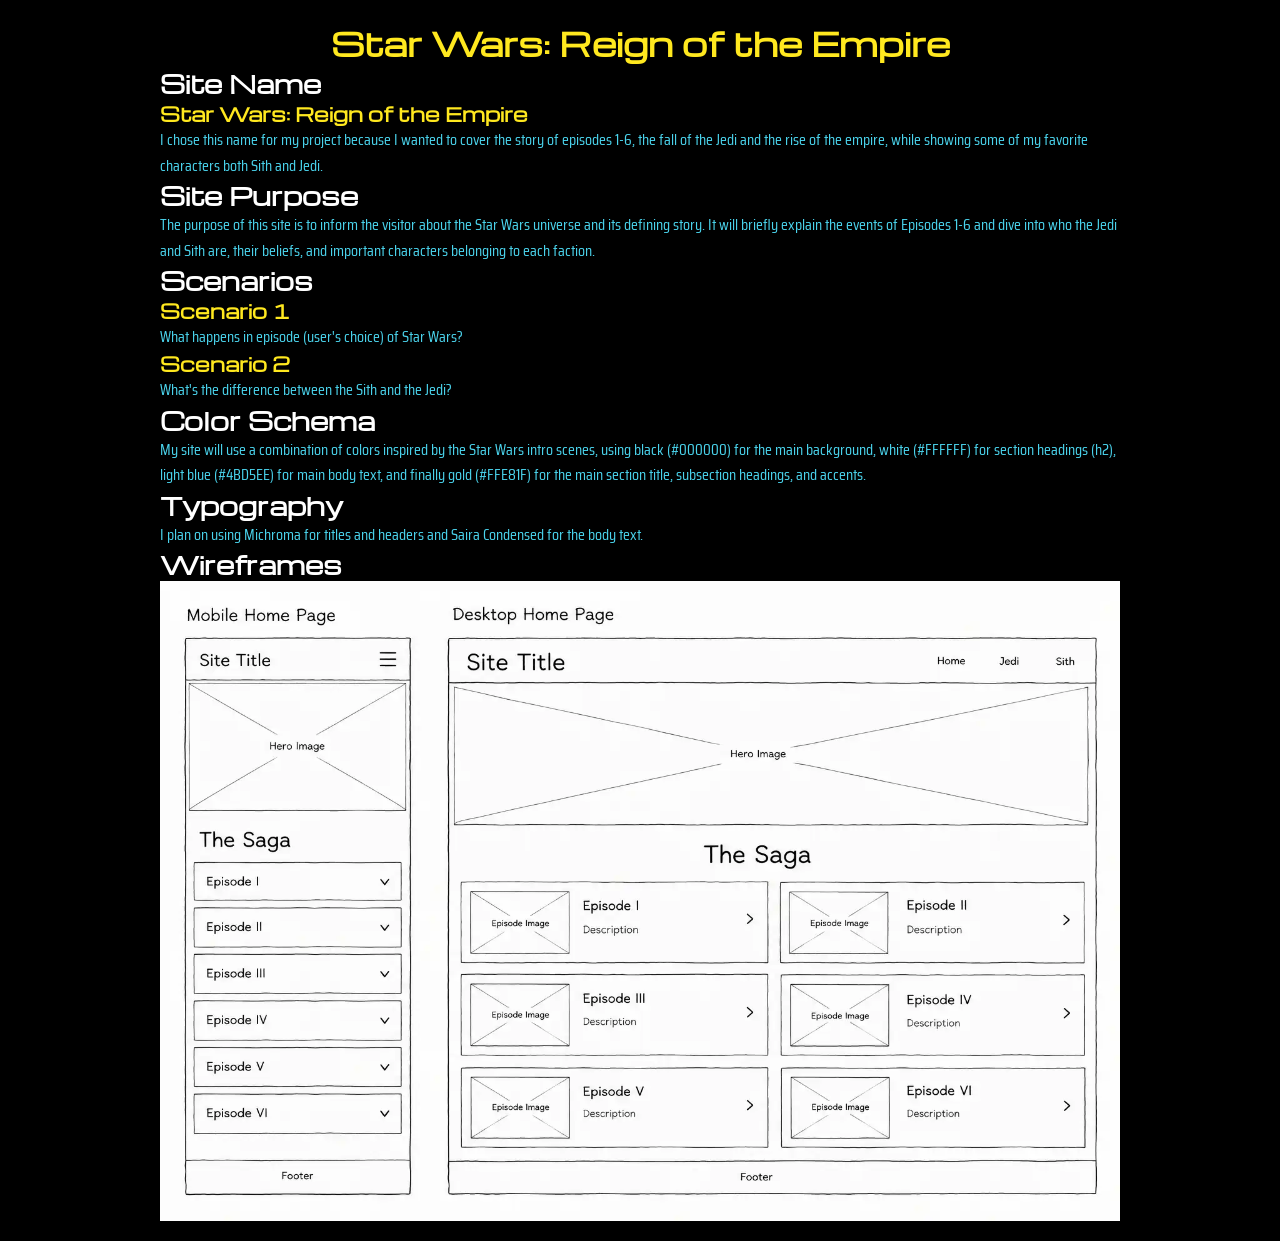
<file: final/siteplan.html>
<!DOCTYPE html>
<html lang="en">
<head>
    <meta charset="UTF-8">
    <meta name="viewport" content="width=device-width, initial-scale=1.0">
    <title>Star Wars: Reign of the Empire</title>
    <meta name="author" content="Reid Howard">
    <meta name="description" content="WDD 231 Week05 siteplan for Star Wars: Reign of the Empire, a website for exploring major events and characters in episodes I-VI.">
    <link rel="stylesheet" href="styles/siteplan.css">
    <link rel="preconnect" href="https://fonts.googleapis.com">
    <link rel="preconnect" href="https://fonts.gstatic.com" crossorigin>
    <link href="https://fonts.googleapis.com/css2?family=Michroma&family=Saira+Condensed:wght@300;400;500;600;700&display=swap" rel="stylesheet">
</head>
<body>
    <h1>Star Wars: Reign of the Empire</h1>
    <section>
        <h2>Site Name</h2>
        <h3>Star Wars: Reign of the Empire</h3>
        <p>I chose this name for my project because I wanted to cover the story of episodes 1-6, the fall of the Jedi and the rise of the empire, while showing some of my favorite characters both Sith and Jedi.</p>
    </section>
    <section>
        <h2>Site Purpose</h2>
        <p>The purpose of this site is to inform the visitor about the Star Wars universe and its defining story. It will briefly explain the events of Episodes 1-6 and dive into who the Jedi and Sith are, their beliefs, and important characters belonging to each faction.</p>
    </section>
    <section>
        <h2>Scenarios</h2>
        <h3>Scenario 1</h3>
        <p>What happens in episode (user's choice) of Star Wars?</p>
        <h3>Scenario 2</h3>
        <p>What's the difference between the Sith and the Jedi?</p>
    </section>
    <section>
        <h2>Color Schema</h2>
        <p>My site will use a combination of colors inspired by the Star Wars intro scenes, using black (#000000) for the main background, white (#FFFFFF) for section headings (h2), light blue (#4BD5EE) for main body text, and finally gold (#FFE81F) for the main section title, subsection headings, and accents.</p>
    </section>
    <section>
        <h2>Typography</h2>
        <p>I plan on using Michroma for titles and headers and Saira Condensed for the body text.</p>
    </section>
    <section>
        <h2>Wireframes</h2>
        <img src="images/siteplan-wireframes.webp" alt="Wireframes for mobile and desktop view of homepage."> 
    </section>
</body>
</html>
</file>
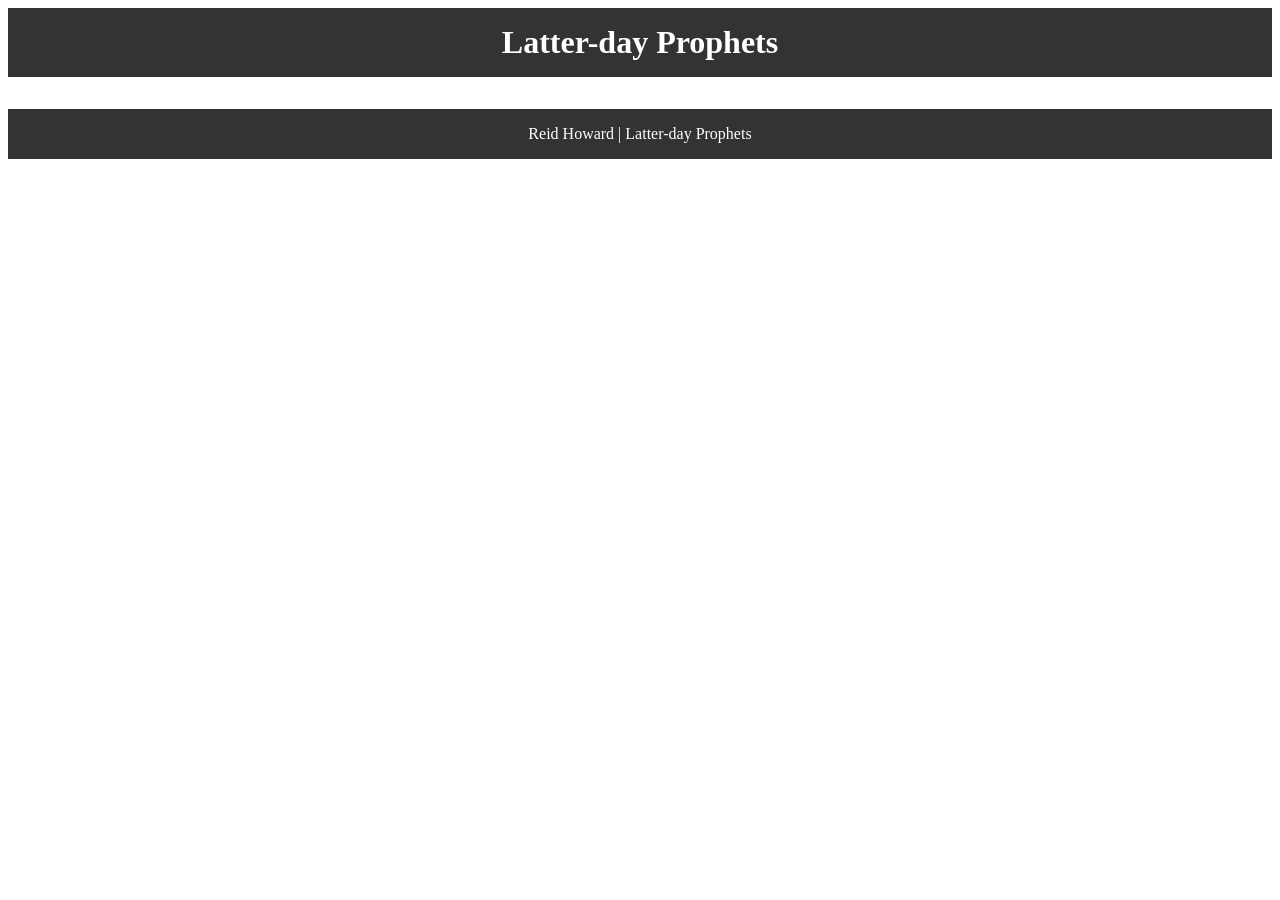
<file: week02/prophets.html>
<!DOCTYPE html>
<html lang="en">
<head>
    <meta charset="UTF-8">
    <meta name="viewport" content="width=device-width, initial-scale=1.0">
    <title>Latter-Day Prophets</title>
    <link rel="stylesheet" href="styles/prophets.css">
    <script src="scripts/prophets.js" defer></script>
</head>
<body>
    <header>
        <h1>Latter-day Prophets</h1>
    </header>
    <main>
        <div id="cards"></div>
    </main>
    <footer>
        Reid Howard | Latter-day Prophets
    </footer>
</body>
</html>
</file>
<file: styles/base.css>
body {
    font-family: "Lato", sans-serif;
}

/* Header */
header {
    background-color: #21132F;
    color: #F4EAD5;
    padding: 1rem;
}

.site-header {
    display: flex;
    justify-content: space-between;
    align-items: center;
}

.site-brand {
    display: flex;
    align-items: center;
    gap: 0.75rem;
    color: #D4AF57;
    text-decoration: none;
    font-size: 1.25rem;
    font-weight: bold;
}

.site-brand img {
    width: 45px;
    height: 45px;
}

/* Hamburger */
#menu-button {
    background: none;
    border: none;
    color: #D4AF57;
    font-size: 1.8rem;
    cursor: pointer;
}

/* Mobile Navigation */
.navigation {
    display: none;
    flex-direction: column;
    margin-top: 1rem;
}

.navigation.open {
    display: flex;
}

.navigation a {
    color: #F4EAD5;
    text-decoration: none;
    padding: 0.8rem;
    border-top: 1px solid #39234D;
}

.navigation a:hover, .navigation a.active {
    color: #D4AF57;
}

/* Main */

main {
    padding: 1rem;
    color: #21132F;
}

h1 {
    color: #21132F;
    margin-bottom: 1rem;
}

h2 {
    background-color: #21132F;
    color: #D4AF57;
    text-align: center;
    padding: 0.6rem;
    margin: 0;
    font-size: 1.1rem;
}

.home-grid {
    display: grid;
    grid-template-columns: 1fr;
    gap: 1rem;
    margin-bottom: 1rem;
}

.about-me, .student-photo {
    background-color: #F4EAD5;
    border: 1px solid #D4AF57;
}

.about-me p {
    padding: 1rem;
    line-height: 1.6rem;
}

.student-photo img {
    display: block;
    width: 150px;
    
    height: auto;
    margin: 1rem auto;
    border-radius: 6px;
}

.certificate {
    border: 1px solid #D4AF57;
    background-color: #F4EAD5;
}

.course-filters {
    display: grid;
    grid-template-columns: repeat(3, 1fr);
    gap: 0.5rem;
    padding: 0.75rem;
}

.course-filters button {
    padding: 0.6rem;
    background-color: #39234D;
    color: #F4EAD5;
    border: 1px solid #D4AF57;
    border-radius: 5px;
    cursor: pointer;
}

.course-filters button:hover, .course-filters button.active {
    background-color: #D4AF57;
    color: #21132F;
}

.course-list {
    display: grid;
    grid-template-columns: 1fr;
    gap: 0.5rem;
    padding: 0.75rem;
}

.credit-total {
    text-align: center;
    padding: 0.5rem;
    font-weight: bold;
}

/* Course Cards */

.course-card {
    background-color: #39234D;
    color: #F4EAD5;
    border: 1px solid #D4AF57;
    border-radius: 5px;
    text-align: center;
    padding: 1rem;
}

.course-card h3 {
    color: #D4AF57;
    margin-top: 0;
}

.course-card.completed {
    background-color: #D4AF57;
    color: #21132F;
}

.course-card.completed h3 {
    color: #21132F;
}

/* Footer */

footer {
    background-color: #21132F;
    color: #F4EAD5;
    text-align: center;
    padding: 1.5rem 1rem;
    margin-top: 2rem;
    border-top: 3px solid #D4AF57;
}

footer p {
    margin: 0.5rem;
}

#lastModified {
    color: #D4AF57;
    font-size: 0.85rem;
}

/* Social Media */

.social-links {
    display: flex;
    justify-content: center;
    gap: 1.5rem;
    margin-bottom: 1rem;
}

.social-links a {
    color: #D4AF57;
    display: inline-flex;
    transition: color 0.2s ease;
}

.social-links svg {
    width: 30px;
    height: 30px;
}

.social-links a:hover {
    color: #F4EAD5;
}
</file>
<file: styles/larger.css>
@media screen and (min-width: 768px) {
    #menu-button {
        display: none;
    }

    header {
        display: flex;
        justify-content: space-between;
        align-items: center;
    }

    .navigation {
        display: flex;
        flex-direction: row;
        margin-top: 0;
        gap: 1rem;
    }

    .navigation a {
        border-top: none;
        padding: 0.8rem 1rem;
    }

    .home-grid {
        grid-template-columns: 2fr 1fr;
    }

    .course-list {
        grid-template-columns: repeat(3, 1fr);
    }
}
</file>
<file: chamber/styles/small.css>
/* ====== CSS Variables ====== */

:root {
    --primary-color: #241B35;
    --secondary-color: #D6A84F;
    --background-color: #F7F5F0;
    --text-color: #29272D;
    --white: #FFFFFF;

    --heading-font: 'Montserrat', sans-serif;
    --body-font: 'Lato', sans-serif;
}

/* ====== General ====== */

* {
    box-sizing: border-box;
}

body {
    margin: 0;
    font-family: var(--body-font);
    color: var(--text-color);
    background-color: var(--background-color);
    line-height: 1.6;
}

h1, h2, h3 {
    font-family: var(--heading-font);
    color: var(--primary-color);
}

h1 {
    text-align: center;
    margin: 2rem 1rem;
}

a {
    color: inherit;
    text-decoration: none;
}

img {
    max-width: 100%;
    height: auto;
    display: block;
}

/* ====== Header ====== */

header {
    background-color: var(--primary-color);
    color: var(--white);
    padding: 1rem;
}

.header-container {
    display: flex;
    flex-wrap: wrap;
    align-items: center;
    justify-content: space-between;
    max-width: 1200px;
    margin: 0 auto;
}

.logo {
    display: flex;
    align-items: center;
    gap: 0.75rem;
    font-family: var(--heading-font);
    font-weight: 700;
    color: var(--white);
}

.logo img {
    width: 45px;
    height: 45px;
    object-fit: contain;
}

#menu-button {
    background: none;
    border: none;
    color: var(--white);
    font-size: 2rem;
    cursor: pointer;
}

/* ====== Nav ====== */

nav {
    display: none;
    width: 100%;
}

nav.open {
    display: block;
}

nav ul {
    list-style: none;
    padding: 0;
    margin: 1rem 0 0;
}

nav li {
    border-top: 1px solid rgba(255, 255, 255, 0.2);
}

nav a {
    display: block;
    padding: 0.85rem;
    color: var(--white);
    text-align: center;
    font-weight: 700;
}

nav a:hover,
nav a.active {
    color: var(--secondary-color);
    background-color: transparent;
}

/* ====== Directory Controls ====== */

.directory-section {
    max-width: 1200px;
    margin: 0 auto;
    padding: 0 1rem 3rem;
}

.directory-controls {
    display: flex;
    justify-content: center;
    gap: 1rem;
    margin-bottom: 1.5rem;
}

.view-button {
    padding: 0.65rem 1.5rem;
    border: 2px solid var(--primary-color);
    border-radius: 5px;
    background-color: var(--white);
    color: var(--primary-color);
    font-family: var(--body-font);
    font-weight: 700;
    cursor: pointer;
}

.view-button:hover,
.view-button.active {
    background-color: var(--primary-color);
    color: var(--white);
}

/* ====== Business Directory ====== */

#members-container {
    display: grid;
    grid-template-columns: 1fr;
    gap: 1.5rem;
}

.member-card {
    background-color: var(--white);
    border: 1px solid #DDD9D2;
    border-radius: 8px;
    padding: 1.5rem;
    text-align: center;
    box-shadow: 0 2px 6px rgba(0, 0, 0, 0.08);
}

.member-card img {
    width: 100%;
    max-width: 200px;
    height: 130px;
    object-fit: contain;
    margin: 0 auto 1rem;
}

.member-card h2 {
    font-size: 1.25rem;
    margin-top: 0;
}

.member-card p {
    margin: 0.4rem 0;
}

.member-card a {
    color: var(--primary-color);
    font-weight: 700;
    text-decoration: underline;
}

/* ====== List View ====== */

#members-container.list-view {
    display: flex;
    flex-direction: column;
    gap: 0;
}

.list-view .member-card {
    display: flex;
    flex-direction: column;
    text-align: left;
    border-radius: 0;
    box-shadow: none;
    border: none;
    border-bottom: 1px solid #DDD9D2;
}

.list-view .member-card img {
    display: none;
}

/* ====== Footer ====== */

footer {
    background-color: var(--primary-color);
    color: var(--white);
    padding: 2rem 1rem;
}

.footer-container {
    max-width: 1200px;
    margin: 0 auto;
}

footer h2 {
    color: var(--secondary-color);
    font-size: 1.2rem;
}

footer p {
    margin: 0.4rem 0;
}

.footer-info {
    margin-top: 1.5rem;
    padding-top: 1rem;
    border-top: 1px solid rgba(255, 255, 255, 0.2);
}


.footer-social {
    margin-top: 1.5rem;
}

.social-icons {
    display: flex;
    align-items: center;
    gap: 1.25rem;
}

.social-icons a {
    display: flex;
    align-items: center;
    justify-content: center;
    width: 42px;
    height: 42px;
    color: var(--secondary-color);
    border: 1px solid var(--secondary-color);
    border-radius: 50%;
    transition: background-color 0.2s ease, color 0.2s ease;
}

.social-icons svg {
    width: 22px;
    height: 22px;
}

.social-icons a:hover {
    background-color: var(--secondary-color);
    color: var(--primary-color);
}

/* ====== Directory Loading Placeholders ====== */

.skeleton-card {
    min-height: 340px;
    background: linear-gradient(
        90deg,
        #e8e5df 25%,
        #f5f3ef 50%,
        #e8e5df 75%
    );
    background-size: 200% 100%;
    animation: skeleton-loading 1.5s infinite;
}

@keyframes skeleton-loading {
    from {
        background-position: 200% 0;
    }

    to {
        background-position: -200% 0;
    }
}


/* ====== Home Page ====== */

/* Hero Section */

.hero {
    position: relative;
    max-width: 1200px;
    margin: 0 auto 2rem;
    overflow: hidden;
    border-radius: 8px;
}

.hero > img {
    width: 100%;
    height: 350px;
    object-fit: cover;
}

.hero-content {
    position: absolute;
    bottom: 0;
    left: 0;
    right: 0;
    padding: 2rem 1.5rem;
    color: var(--white);
    background-color: rgba(36, 27, 53, .65);
    background-image: linear-gradient(
        transparent,
        rgba(36, 27, 53, .65) 25%,
        rgba(36, 27, 53, .95)
    );
}

.hero-content h2 {
    color: var(--white);
    font-size: 1.6rem;
    margin: 0 0 0.5rem;
}

.hero-content p {
    margin: 0 0 1rem;
}

.cta-button {
    display: inline-block;
    padding: 0.75rem 1.5rem;
    background-color: var(--secondary-color);
    color: var(--primary-color);
    font-weight: 700;
    border-radius: 5px;
    transition: background-color 0.2s ease;
}

.cta-button:hover {
    background-color: var(--white);
}

/* Home Page Sections */

.events-section,
.weather-section,
.spotlights-section {
    max-width: 1200px;
    margin: 0 auto;
    padding: 1.5rem 1rem 2rem;
}

.events-section h2,
.weather-section h2,
.spotlights-section h2 {
    text-align: center;
    margin-top: 0;
    margin-bottom: 1.5rem;
}

/* Events */

.events-container {
    display: grid;
    grid-template-columns: 1fr;
    gap: 1rem;
}

.event-card {
    background-color: var(--white);
    border: 1px solid #DDD9D2;
    border-left: 5px solid var(--secondary-color);
    border-radius: 8px;
    padding: 1.25rem;
    box-shadow: 0 2px 6px rgba(0, 0, 0, 0.08);
}

.event-card h3 {
    margin-top: 0;
    font-size: 1.1rem;
}

.event-card p {
    margin-bottom: 0;
}

.event-card .event-date {
    color: var(--primary-color);
    font-weight: 700;
    margin-bottom: 0.5rem;
}

/* Weather */

.weather-container {
    display: grid;
    grid-template-columns: 1fr;
    gap: 1.5rem;
}

.current-weather,
.weather-forecast {
    background-color: var(--white);
    border: 1px solid #DDD9D2;
    border-radius: 8px;
    padding: 1.5rem;
    box-shadow: 0 2px 6px rgba(0, 0, 0, 0.08);
}

.current-weather h3,
.weather-forecast h3 {
    margin-top: 0;
    text-align: center;
}

#current-weather-info {
    text-align: center;
}

#current-weather-info img {
    width: 100px;
    height: 100px;
    margin: 0 auto;
}

#forecast-container {
    display: grid;
    grid-template-columns: repeat(3, 1fr);
    gap: 0.5rem;
    text-align: center;
}

.forecast-day {
    background-color: var(--background-color);
    border-radius: 5px;
    padding: 0.5rem 0.25rem;
}

.forecast-day h4 {
    margin: 0.25rem 0;
}

.forecast-day img {
    width: 45px;
    height: 45px;
    margin: 0 auto;
}

.forecast-day p {
    margin: 0.25rem 0;
    font-size: 0.9rem;
}

/* Business Spotlights */

.spotlights-container {
    display: grid;
    grid-template-columns: 1fr;
    gap: 1.5rem;
}

.spotlight-card {
    background-color: var(--white);
    border: 1px solid #DDD9D2;
    border-radius: 8px;
    padding: 1.5rem;
    text-align: center;
    box-shadow: 0 2px 6px rgba(0, 0, 0, 0.08);
}

.spotlight-card img {
    width: 100%;
    max-width: 180px;
    height: 120px;
    object-fit: contain;
    margin: 0 auto 1rem;
}

.spotlight-card h3 {
    margin-top: 0;
}

.spotlight-card p {
    margin: 0.4rem 0;
}

.spotlight-card a {
    color: var(--primary-color);
    font-weight: 700;
    text-decoration: underline;
}

/* General Home Page Spacing */

main {
    padding-bottom: 2rem;
}


/* ====== Chamber Join Page ====== */

.join-container {
    display: grid;
    grid-template-columns: 1fr;
    gap: 2rem;
    max-width: 1200px;
    margin: 0 auto;
    padding: 0 1rem;
}

.form-section,
.membership-section {
    min-width: 0;
}

.form-section h2,
.membership-section h2 {
    text-align: center;
    margin-top: 0;
    margin-bottom: 1.5rem;
}

/* Membership Application Form */

.form-section form {
    display: flex;
    flex-direction: column;
    gap: 1.1rem;
    background-color: var(--white);
    border: 1px solid #DDD9D2;
    border-radius: 8px;
    padding: 1.5rem;
    box-shadow: 0 2px 6px rgba(0, 0, 0, 0.08);
}

.form-section label {
    display: flex;
    flex-direction: column;
    gap: 0.4rem;
    font-weight: 700;
    color: var(--primary-color);
}

.form-section input,
.form-section select,
.form-section textarea {
    width: 100%;
    padding: 0.75rem;
    border: 1px solid #767067;
    border-radius: 5px;
    background-color: var(--background-color);
    color: var(--text-color);
    font-family: var(--body-font);
    font-size: 1rem;
    box-sizing: border-box;
}

.form-section input:focus,
.form-section select:focus,
.form-section textarea:focus {
    outline: 3px solid var(--primary-color);
    outline-offset: 2px;
}

.form-section textarea {
    resize: vertical;
}

.form-section input[type="submit"] {
    background-color: var(--primary-color);
    color: var(--white);
    border: 2px solid var(--primary-color);
    font-weight: 700;
    cursor: pointer;
    transition: background-color 0.2s ease, color 0.2s ease;
}

.form-section input[type="submit"]:hover {
    background-color: var(--secondary-color);
    color: var(--primary-color);
}

.field-hint {
    font-size: 0.85rem;
    font-weight: 400;
    color: var(--text-color);
}
/* Membership Cards */

.membership-cards {
    display: grid;
    grid-template-columns: 1fr;
    gap: 1.5rem;
}

.membership-card {
    background-color: var(--white);
    border: 1px solid #DDD9D2;
    border-top: 5px solid var(--secondary-color);
    border-radius: 8px;
    padding: 1.5rem;
    text-align: center;
    box-shadow: 0 2px 6px rgba(0, 0, 0, 0.08);
}

.membership-card h3 {
    margin-top: 0;
}

.membership-card p {
    margin-bottom: 1.25rem;
}

.membership-link {
    display: inline-block;
    padding: 0.65rem 1.25rem;
    background-color: var(--primary-color);
    color: var(--white);
    border-radius: 5px;
    font-weight: 700;
    text-decoration: none;
    transition: background-color 0.2s ease, color 0.2s ease;
}

.membership-link:hover {
    background-color: var(--secondary-color);
    color: var(--primary-color);
}

.membership-link:focus-visible,
.close-modal:focus-visible,
.return-home:focus-visible {
    outline: 3px solid var(--primary-color);
    outline-offset: 3px;
}

/* Membership Modals */

dialog {
    width: min(90%, 450px);
    max-height: 85vh;
    overflow-y: auto;
    padding: 2rem;
    border: 2px solid var(--secondary-color);
    border-radius: 8px;
    background-color: var(--background-color);
    color: var(--text-color);
    box-shadow: 0 8px 30px rgba(0, 0, 0, 0.25);
    margin: auto;
}

dialog::backdrop {
    background-color: rgba(36, 27, 53, 0.7);
}

dialog h2 {
    margin-top: 0;
}

dialog li {
    margin-bottom: 0.75rem;
}

.close-modal {
    padding: 0.65rem 1.5rem;
    background-color: var(--primary-color);
    color: var(--white);
    border: none;
    border-radius: 5px;
    font-family: var(--body-font);
    font-weight: 700;
    cursor: pointer;
}

.close-modal:hover {
    background-color: var(--secondary-color);
    color: var(--primary-color);
}

/* Membership Card Entrance Animation */

@keyframes membership-entrance {
    from {
        opacity: 0;
        transform: translateY(20px);
    }

    to {
        opacity: 1;
        transform: translateY(0);
    }
}


/* Membership Card Scroll Animation */

.membership-card.is-pending {
    opacity: 0;
    transform: translateY(25px);
}

.membership-card.is-visible {
    animation: membership-entrance 0.8s ease-out both;
}

.membership-card:nth-child(2).is-visible {
    animation-delay: 0.15s;
}

.membership-card:nth-child(3).is-visible {
    animation-delay: 0.3s;
}

.membership-card:nth-child(4).is-visible {
    animation-delay: 0.45s;
}

/* Respect Reduced Motion Preferences */

@media (prefers-reduced-motion: reduce) {
    .membership-card.is-pending {
        opacity: 1;
        transform: none;
    }

    .membership-card.is-visible {
        animation: none;
    }
}


/* ====== Thank You Page ====== */

.thankyou-container {
    max-width: 750px;
    margin: 2rem auto;
    padding: 2rem 1.25rem;
    text-align: center;
}

.thankyou-container h1 {
    color: var(--primary-color);
    margin-bottom: 1rem;
}

.thankyou-message {
    max-width: 600px;
    margin: 0 auto 2rem;
    line-height: 1.7;
}

.application-details {
    margin: 2rem auto;
    padding: 1.5rem;
    background-color: var(--white);
    border: 1px solid #DDD9D2;
    border-top: 5px solid var(--secondary-color);
    border-radius: 8px;
    box-shadow: 0 2px 6px rgba(0, 0, 0, 0.08);
    text-align: left;
}

.application-details h2 {
    margin-top: 0;
    margin-bottom: 1.25rem;
    text-align: center;
}

#submission-details p {
    padding: 0.75rem 0;
    margin: 0;
    border-bottom: 1px solid #DDD9D2;
    line-height: 1.5;
    overflow-wrap: anywhere;
}

#submission-details p:last-child {
    border-bottom: none;
}

#submission-details strong {
    color: var(--primary-color);
}

.return-home {
    display: inline-block;
    margin-top: 1rem;
    padding: 0.8rem 1.5rem;
    background-color: var(--primary-color);
    color: var(--white);
    border: 2px solid var(--primary-color);
    border-radius: 5px;
    font-weight: 700;
    text-decoration: none;
    transition: background-color 0.2s ease, color 0.2s ease;
}

.return-home:hover {
    background-color: var(--secondary-color);
    color: var(--primary-color);
}

/* ====== Discover Page ====== */

.discover-section {
    max-width: 1200px;
    margin: 0 auto;
    padding: 0 1rem 2rem;
}

#discover-grid {
    display: grid;
    grid-template-columns: 1fr;
    grid-template-areas:
        "card-1"
        "card-2"
        "card-3"
        "card-4"
        "card-5"
        "card-6"
        "card-7"
        "card-8";
    gap: 1.5rem;
}

.discover-card {
    display: grid;
    grid-template-columns: 1fr;
    grid-template-areas:
        "title"
        "image"
        "address"
        "description"
        "link";
    gap: 0.75rem;
    min-width: 0;
    padding: 1rem;
    background-color: var(--white);
    border: 1px solid #ddd9d2;
    border-radius: 8px;
    box-shadow: 0 2px 6px rgba(0, 0, 0, 0.08);
}

.card-1 { grid-area: card-1; }
.card-2 { grid-area: card-2; }
.card-3 { grid-area: card-3; }
.card-4 { grid-area: card-4; }
.card-5 { grid-area: card-5; }
.card-6 { grid-area: card-6; }
.card-7 { grid-area: card-7; }
.card-8 { grid-area: card-8; }

.discover-card h2 {
    grid-area: title;
    margin: 0;
    font-size: 1.25rem;
}

.discover-card img {
    grid-area: image;
    width: 100%;
    height: 200px;
    object-fit: cover;
    border-radius: 5px;
}

.discover-card p:first-of-type {
    grid-area: address;
    margin: 0;
    font-weight: 700;
}

.discover-card p:nth-of-type(2) {
    grid-area: description;
    margin: 0;
}

.discover-card a {
    grid-area: link;
    justify-self: start;
    display: inline-block;
    padding: 0.65rem 1rem;
    background-color: var(--primary-color);
    color: var(--white);
    border-radius: 5px;
    font-weight: 700;
}

.discover-card a:hover {
    background-color: var(--secondary-color);
    color: var(--primary-color);
}

/* Discover Visit Message */

#visit-message {
    max-width: 1200px;
    margin: 0 auto 2rem;
    padding: 1rem 1.5rem;
    text-align: center;
    background-color: var(--primary-color);
    color: var(--white);
    border-left: 5px solid var(--secondary-color);
    border-radius: 6px;
    font-weight: 700;
}
</file>
<file: chamber/styles/large.css>
/* ====== Large Screen Styles ====== */

@media screen and (min-width: 768px) {

    /* HEADER */

    .header-container {
        flex-wrap: nowrap;
    }

    .logo {
        white-space: nowrap;
    }

    #menu-button {
        display: none;
    }

    /* Nav */

    nav {
        display: block;
        width: auto;
    }

    nav ul {
        display: flex;
        align-items: center;
        gap: 0.5rem;
        margin: 0;
    }

    nav li {
        border: none;
    }

    nav a {
        padding: 0.75rem 1rem;
        border-radius: 5px;
    }

    nav a:hover,
    nav a.active {
        background-color: transparent;
    }

    /* Directory Grid */

    #members-container.grid-view {
        grid-template-columns: repeat(2, 1fr);
    }

    /* Footer */

    .footer-container {
        display: grid;
        grid-template-columns: 1.5fr 1fr 1.5fr;
        align-items: center;
        gap: 2rem;
    }

    .footer-info {
        margin-top: 0;
        padding-top: 0;
        border-top: none;
        border-left: 1px solid rgba(255, 255, 255, 0.2);
        padding-left: 2rem;
    }

    .footer-social {
    margin-top: 0;
    text-align: center;
    }

    .social-icons {
        justify-content: center;
    }


    /* ====== Home Page Desktop Layout ====== */

    /* Hero */

    .hero > img {
        height: 450px;
    }

    .hero-content {
        padding: 2.5rem 3rem;
    }

    .hero-content h2 {
        font-size: 2.2rem;
    }

    .hero-content p {
        font-size: 1.1rem;
        max-width: 600px;
    }

    /* Events */

    .events-container {
        grid-template-columns: repeat(3, 1fr);
    }

    /* Weather */

    .weather-container {
        grid-template-columns: 1fr 1fr;
    }

    /* Business Spotlights */

    .spotlights-container {
        grid-template-columns: repeat(2, 1fr);
    }

        /* ====== Join Page Desktop Layout ====== */

    .join-container {
        grid-template-columns: minmax(0, 1fr) minmax(0, 1fr);
        align-items: start;
    }

    .membership-cards {
        grid-template-columns: repeat(2, 1fr);
    }

        /* ====== Thank You Page Desktop Layout ====== */

    .thankyou-container {
        margin: 3rem auto;
        padding: 2.5rem;
    }

    .application-details {
        padding: 2rem 2.5rem;
    }

        /* Discover */
    #discover-grid {
        grid-template-columns: repeat(2, minmax(0, 1fr));
        grid-template-areas:
            "card-1 card-2"
            "card-3 card-4"
            "card-5 card-6"
            "card-7 card-8";
        gap: 1.5rem;
    }

    .discover-card {
        height: 100%;
    }

    .discover-card img {
        min-height: 220px;
    }

    .discover-card img:hover {
        transform: scale(1.03);
        transition: transform 0.3s ease;
    }

}

/* Extra Large Screens */

@media screen and (min-width: 1100px) {

    #members-container.grid-view {
        grid-template-columns: repeat(3, 1fr);
    }


    .spotlights-container {
        grid-template-columns: repeat(3, 1fr);
    }

        /* Join Page Extra-Wide Layout */

    .join-container {
        grid-template-columns: 1.1fr 1fr;
    }

}
</file>
<file: week01/styles/base.css>
* {
    font-family: "Josefin Sans", sans-serif;
    box-sizing: border-box;
}

/* Header */

header {
    display: grid;
    grid-template-columns: 24px auto 44px;
    padding: 5px 0 5px 10px;
    align-items: end;
    border-bottom: solid 1px #ddd;
    column-gap: 8px;
}

header img {
    display: block;
    width: 100%;
    height: auto;
    padding-bottom: 5px;
}

header span {
    font-size: 1.2rem;
    color: #3D405B;
}

/* Hamburger */

.hamburger {
    background: none;
    border: none;
    color: #3D405B;
    cursor: pointer;
    font-family: Verdana, Geneva, Tahoma, sans-serif;
}

.hamburger::before {
    content: "\2630";
    font-size: 2rem;
}

.hamburger.show::before {
    content: "\00D7";
}

/* Navigation */

.navigation {
    display: none;
}

.navigation.show {
    display: block;
}

.navigation ul {
    list-style-type: none;
    margin: 0;
    padding: 0;

}

.navigation a {
    display: block;
    padding: .8rem 10px;
    color: #3D405B;
    text-decoration: none;
    border-bottom: solid 1px #ddd;
}

.navigation li.current {
    background-color: #eee;
}

.navigation a:hover {
    background-color: #E07A5F;
}

h1 {
    margin-left: 10px;
    color: #3D405B;
}

/* footer */

footer {
    background-color: #eee;
    padding: 1rem 10px;
    text-align: center;
}

.social {
    display: flex;
    justify-content: center;
    column-gap: 8px;
}

.social a {
    display: flex;
    justify-content: center;
    align-items: center;
    width: 44px;
    height: 44px;
    border: #ccc solid 1px;
    border-radius: 22px;
}

.social img {
    width: 22px;
    height: 22px;
}

.social a:hover {
    background-color: #ddd;
}
</file>
<file: week01/styles/larger.css>
@media only screen and (min-width: 38rem) {
    header, main, nav, footer {
        max-width: 900px;
        margin: 0 auto;
    }
    
    header {
        grid-template-columns: 24px auto;
    }

    .hamburger {
        display: none;
    }

    .navigation {
        display: block;
        border-bottom: solid 1px #eee;
    }

    .navigation ul {
        display: flex;
    }

    .navigation a {
        border: none;
    }

}
</file>
<file: chamber/styles/medium.css>
/* ====== Medium Screen Discover Styles ====== */

@media screen and (min-width: 640px) {

    #discover-grid {
        grid-template-columns: 1fr;
    }

    .discover-card {
        grid-template-columns: minmax(0, 1fr) minmax(0, 2fr);
        grid-template-areas:
            "image title"
            "image address"
            "image description"
            "image link";
        column-gap: 1.25rem;
        row-gap: 0.5rem;
        align-items: start;
        padding: 1.25rem;
    }

    .discover-card img {
        height: 100%;
        min-height: 200px;
    }
}
</file>
<file: final/styles/siteplan.css>
:root {
    --background-color: #000000;
    --primary-color: #FFFFFF;
    --secondary-color: #4BD5EE;
    --accent-color: #FFE81F;

    --heading-font: "Michroma", sans-serif;
    --body-font: "Saira Condensed", sans-serif;
}

* {
    box-sizing: border-box;
}

body, h1, h2, h3, p, ul {
    margin: 0;
}


body {
    background-color: var(--background-color);
    color: var(--secondary-color);
    font-family: var(--body-font);
    max-width: 1000px;
    margin: 0 auto;
    padding: 20px;
}

h1 {
    font-family: var(--heading-font);
    color: var(--accent-color);
    text-align: center;
}

h2 {
    color: var(--primary-color);
    font-family: var(--heading-font);
}

h3 {
    color: var(--accent-color);
    font-family: var(--heading-font);
}

p {
    line-height: 1.6;
}

a {
    color: var(--accent-color);
    text-decoration: none;
}

a:hover {
    color: var(--secondary-color);
}

img {
    max-width: 100%;
    height: auto;
    display: block;
    margin: 0 auto;
}
</file>
<file: week02/styles/prophets.css>
#cards {
    display: grid;
    grid-template-columns: repeat(auto-fit, minmax(250px, 1fr));
    gap: 1rem;
    padding: 1rem;
}

#cards section {
    background-color: #e8e8e8;
    border: 1px solid #ccc;
    padding: 1rem;
    text-align: center;
    border-radius: 8px;
}

#cards h2 {
    color: #333;
    margin-top: 0;
}

#cards img {
    max-width: 100%;
    height: auto;
    margin-top: 0.5rem;
    border-radius: 5px;
}

header,
footer {
    background-color: #333;
    color: white;
    text-align: center;
    padding: 1rem;
}

header h1 {
    margin: 0;
}
</file>
